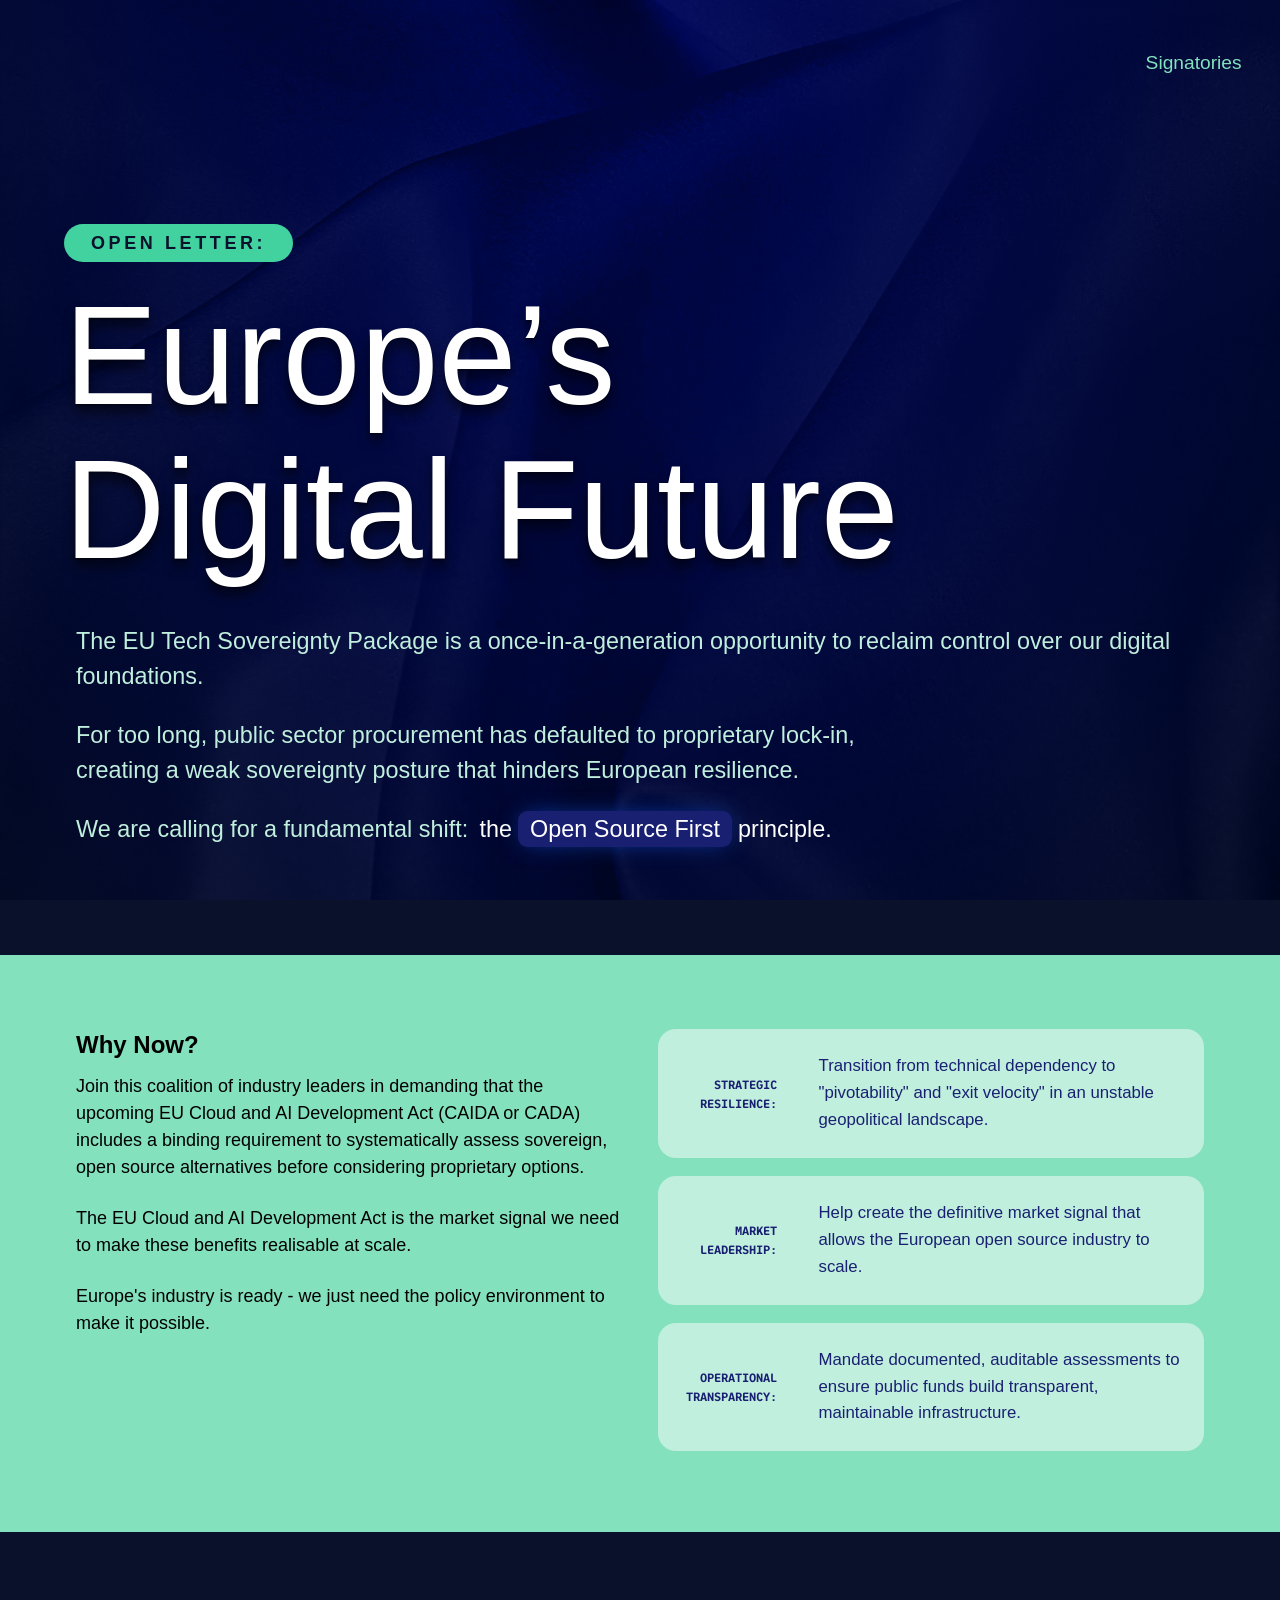
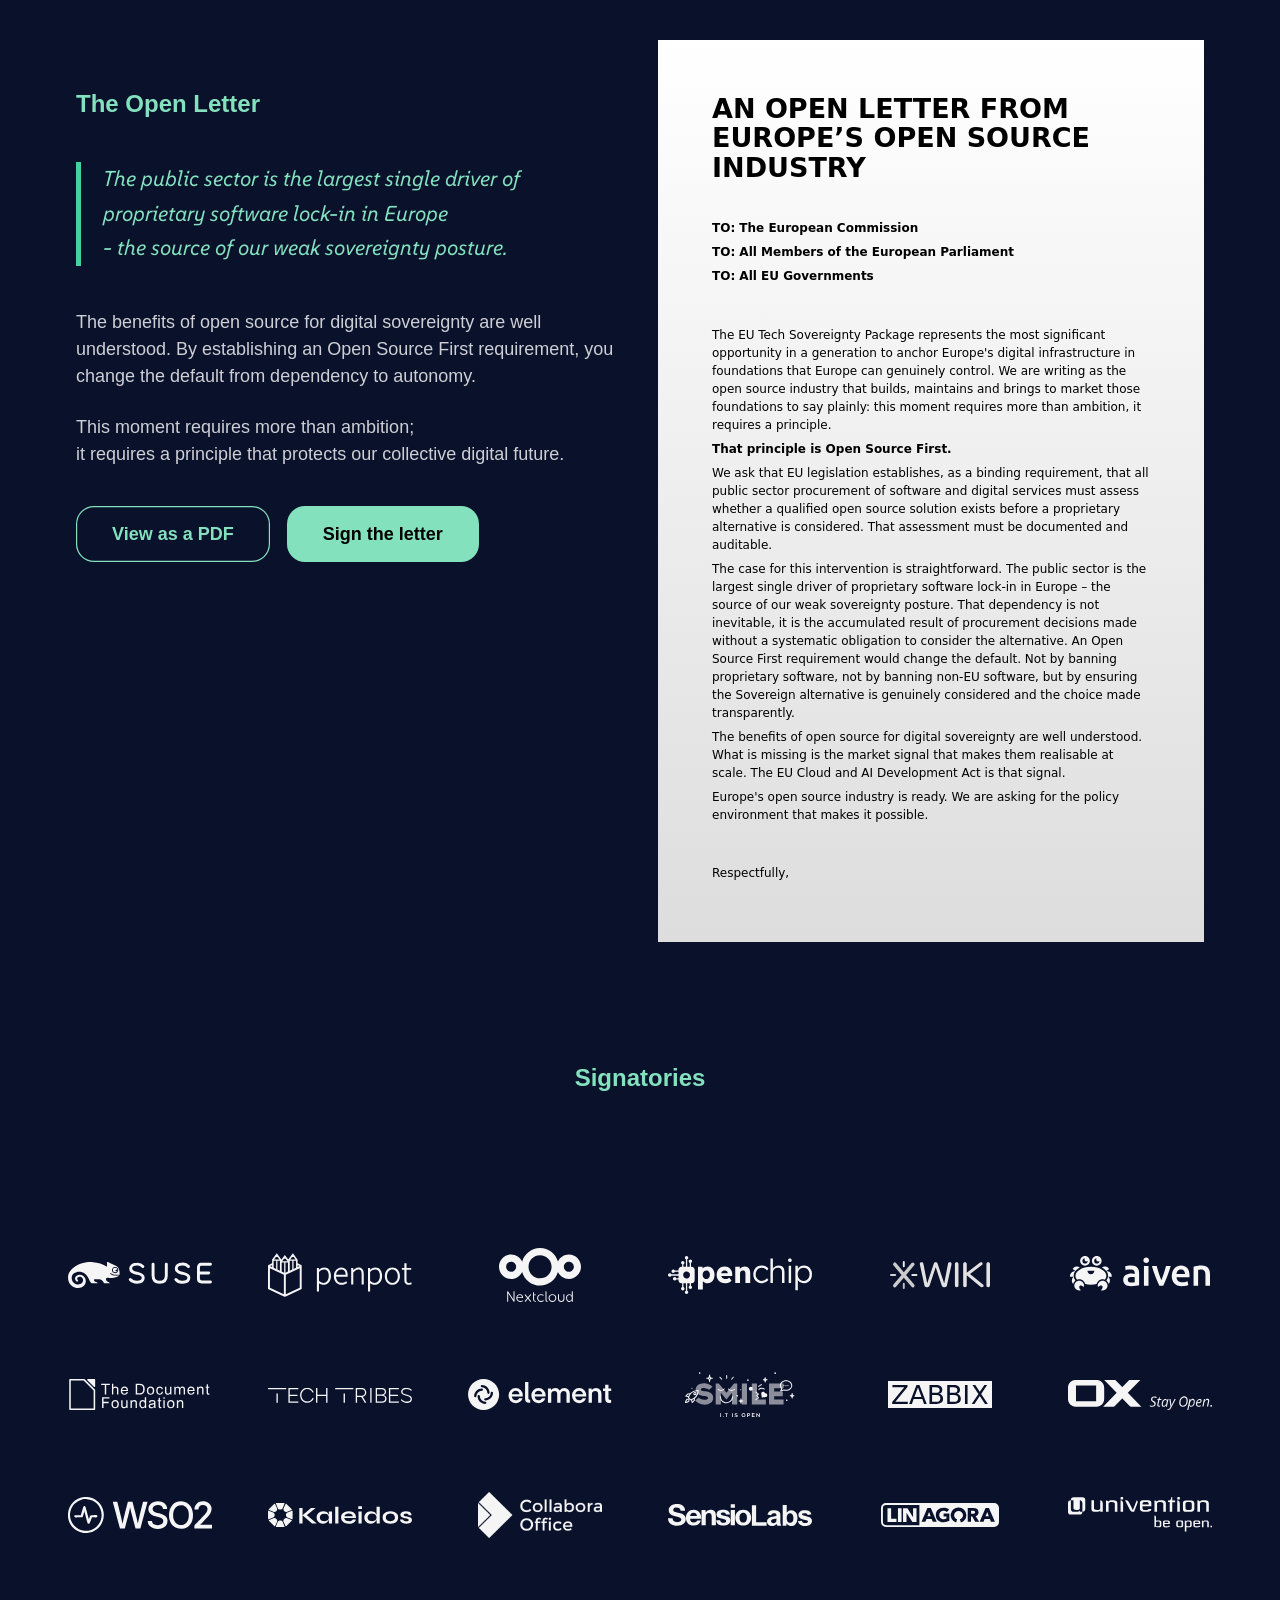
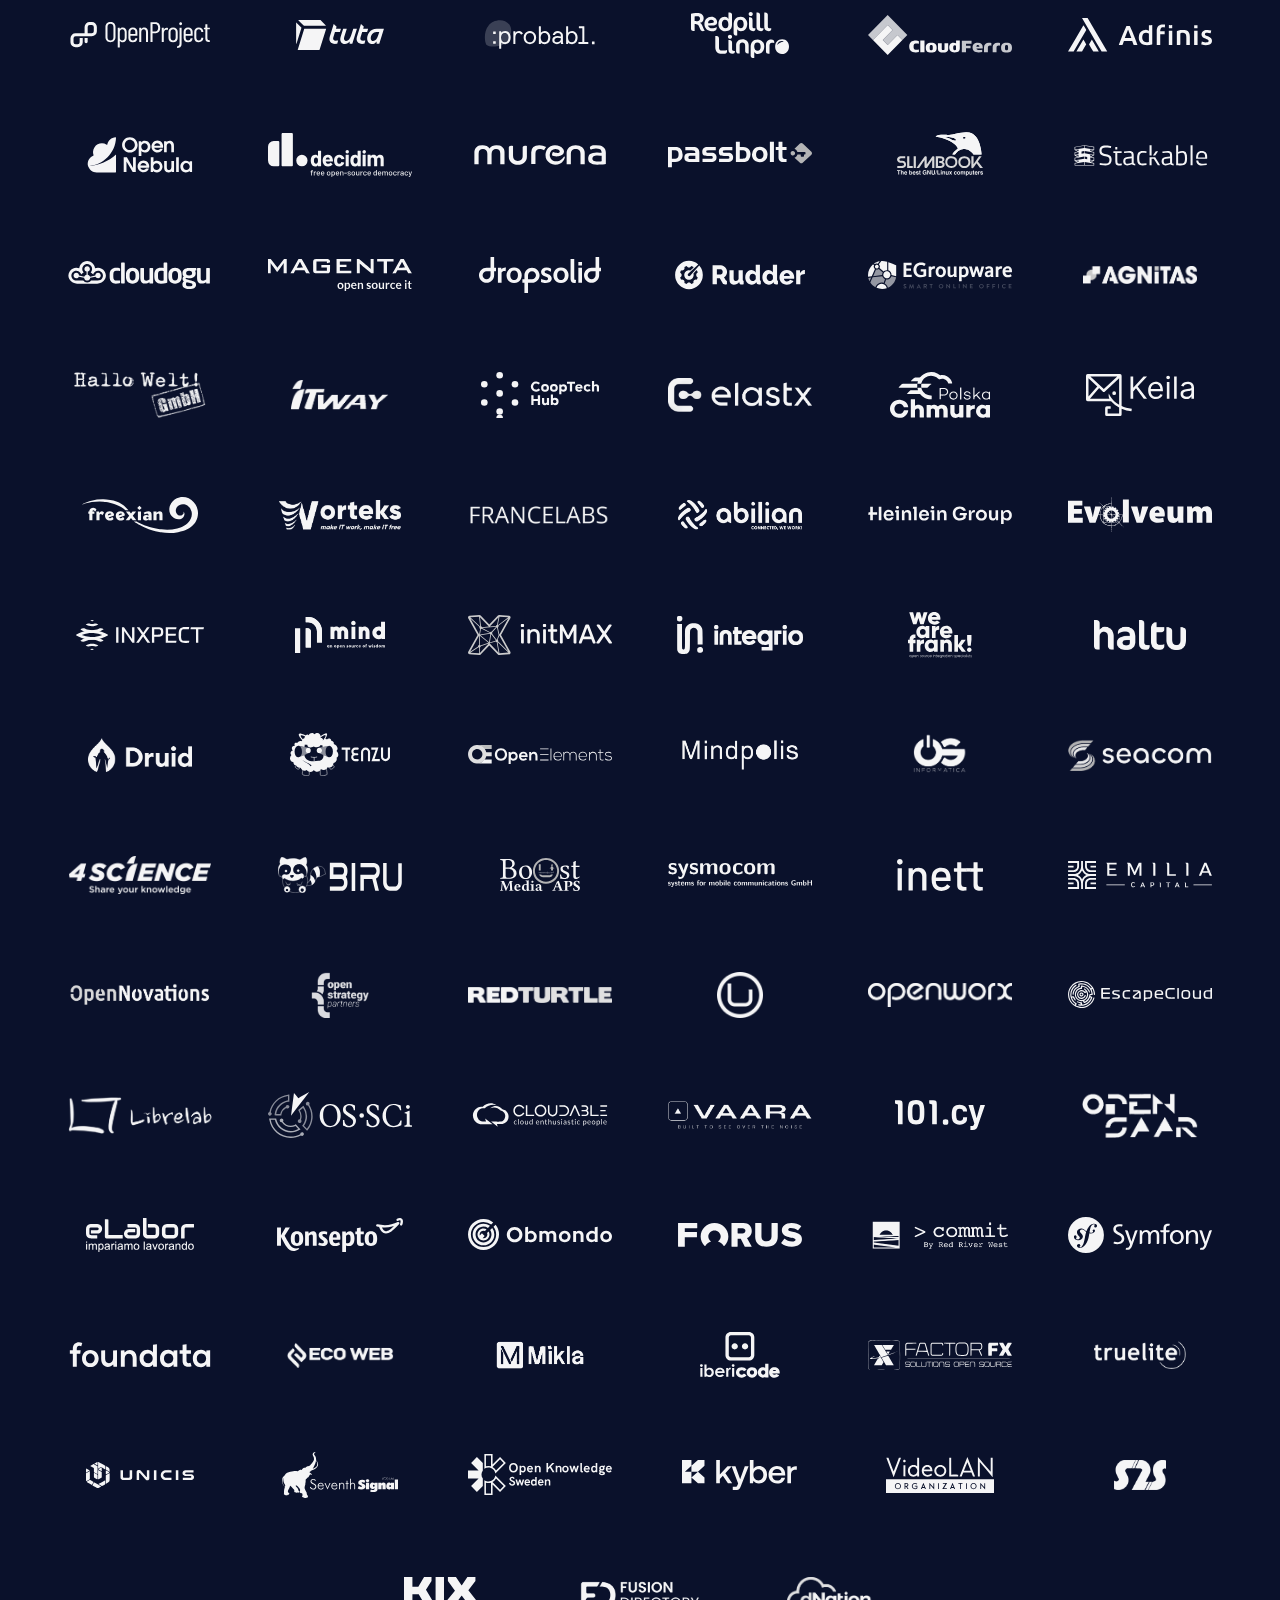
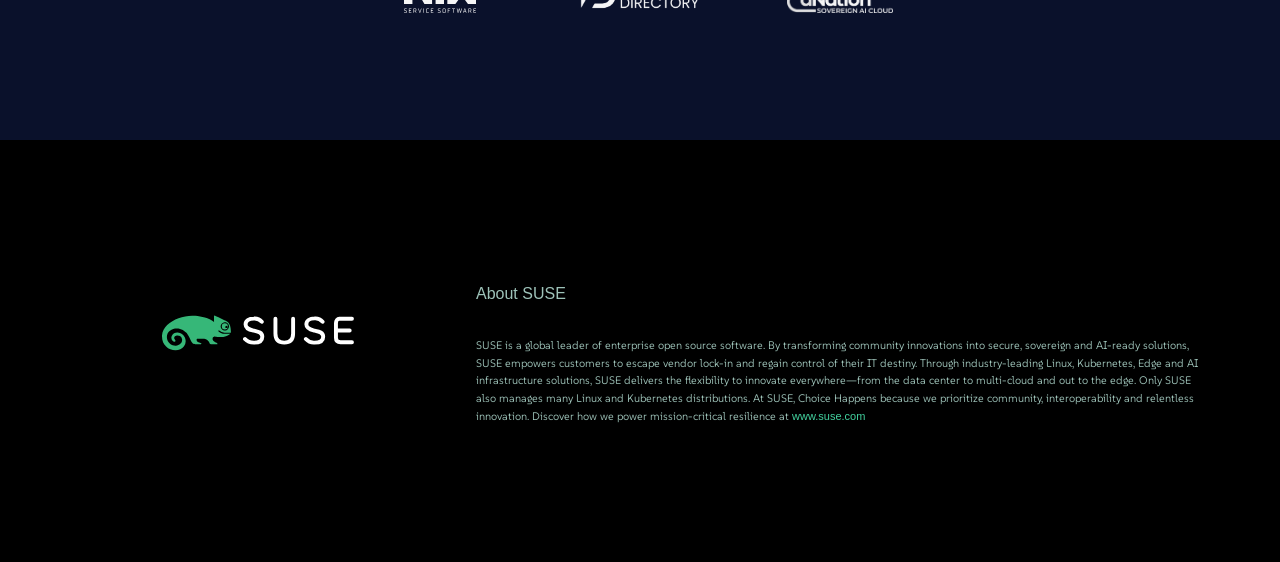
<file: eu-tech-sovereignty-letter/index.html>
<!DOCTYPE html>
<html lang="en">
<head>
  <meta charset="utf-8">
  <meta name="viewport" content="width=device-width, initial-scale=1">
  <title>Open Letter - Europe’s Digital Future</title>

  <!-- Font preloads — must come before stylesheets so the browser fetches fonts immediately -->
  <link rel="preload" href="/eu-tech-sovereignty-letter/fonts/SUSE[wght].ttf" as="font" type="font/ttf" crossorigin>
  <link rel="preload" href="/eu-tech-sovereignty-letter/fonts/SUSE-Italic[wght].ttf" as="font" type="font/ttf" crossorigin>
  <link rel="preload" href="/eu-tech-sovereignty-letter/fonts/SUSEMono[wght].ttf" as="font" type="font/ttf" crossorigin>

  <!-- suse.com header CSS 'pre-tree-shaken' for content -->
  <link href="/eu-tech-sovereignty-letter/main.css" rel="stylesheet">  
  <link href="/eu-tech-sovereignty-letter/index.css?date=2026-06-04" rel="stylesheet">

  <meta name="theme-color" content="#000" />
  <meta name="theme-color" content="#000" media="(prefers-color-scheme: light)">
  <meta name="theme-color" content="#000" media="(prefers-color-scheme: dark)">

  <meta property="og:title" content="Open Letter - Europe’s Digital Future" />
  <meta property="og:image" content="https://www.suse.com/eu-tech-sovereignty-letter/img/og-image.jpg" />
  <meta property="og:image:alt" content="Open Letter - Europe’s Digital Future" />
  <meta property="og:image:type" content="image/jpeg" />
  <meta property="og:image:width" content="1080" />
  <meta property="og:image:height" content="810" />
  <meta property="og:url" content="https://www.suse.com/eu-tech-sovereignty-letter" />
  <meta property="og:type" content="article" />
  <meta property="og:description" content="Open Letter - Europe’s Digital Future" />
  <meta property="og:logo" content="SUSE" />
  <meta name="description" content="Open letter from open source software industry to the European Commission, members of European Government, and EU Parliament." />
  <link rel="canonical" href="https://www.suse.com/eu-tech-sovereignty-letter/" />
  <script type="application/ld+json">
  {
    "@context": "https://schema.org",
    "@type": "Report",
    "name": "Open Letter - Anchoring Europe’s Digital Future",
    "description": "Open Letter - Anchoring Europe’s Digital Future",
    "publisher": {
      "@type": "Organization",
      "name": "Open Letter to European Policy Makers",
      "url": "https://www.suse.com/"
    },
    "datePublished": "2026-05-14",
    "about": [
      { "@type": "Thing", "name": "Digital Sovereignty" },
      { "@type": "Thing", "name": "EU Policy" },
      { "@type": "Thing", "name": "Open Source Legislation" },
      { "@type": "Thing", "name": "European Commission" }
    ],
    "audience": {
      "@type": "Audience",
      "audienceType": "European"
    }
  }
  </script>
<link rel="apple-touch-icon" sizes="180x180" href="/eu-tech-sovereignty-letter/apple-touch-icon.png">
<link rel="icon" type="image/png" sizes="32x32" href="/eu-tech-sovereignty-letter/favicon-32x32.png">
<link rel="icon" type="image/png" sizes="16x16" href="/eu-tech-sovereignty-letter/favicon-16x16.png">
<link rel="manifest" href="/eu-tech-sovereignty-letter/site.webmanifest">

  <!-- OneTrust -->
  <script src="https://cdn.cookielaw.org/scripttemplates/otSDKStub.js" type="text/javascript" charset="UTF-8" data-domain-script="91a6ec73-a3cb-4b22-bd3f-e5a060e77d29"></script>
  <script type="text/javascript">
    function OptanonWrapper() {
      try {
        if (window?.handleOptanonGroups) {
          window.handleOptanonGroups();
        }
      } catch (e) {
        console.error('Error in OptanonWrapper:', e);
      }
    }
  </script>
  <!-- End OneTrust -->
</head>

<body><article class="content-layer"><div class="navy-cloth"><nav><a href="#signed">Signatories</a></nav>

<section class="hero container" id="start">
  <h1 style="font-weight: 100;  color:white"><small><a href="#open-letter">Open Letter:</a></small><br>Europe’s<br>Digital Future</h1>

  <div class="text-content">
    <p>The EU Tech Sovereignty Package is a once-in-a-generation opportunity to reclaim control over our digital
      foundations. </p>
    <p>For too long, public sector procurement has defaulted to proprietary lock-in,<br>creating a weak sovereignty
      posture that hinders European resilience. </p>
    <p>We are calling for a fundamental shift: <span class="emphasis">the <b>Open Source First</b> principle.</span></p>
  </div>

</section>
</div>

 

<div class="why-now">
  <section class="container content-layout">
    <div class="text-content">
      <h3>Why Now?</h3>
      <p>Join this coalition of industry leaders in demanding that the upcoming EU Cloud and AI Development Act (CAIDA
        or CADA) includes a binding requirement to systematically assess sovereign, open source alternatives before
        considering proprietary options.</p>
      <p>The <b>EU Cloud and AI Development Act</b> is the market signal we need to make these benefits realisable at
        scale. </p>
      <p>Europe's industry is ready - we just need the policy environment to make it possible.</p>
    </div>
    <div class="image-content">

      <dl>
        <dt>Strategic Resilience:</dt>
        <dd>Transition from technical dependency to "pivotability" and "exit velocity" in an unstable geopolitical
          landscape.</dd>
        <dt>Market Leadership: </dt>
        <dd>Help create the definitive market signal that allows the European open source industry to scale.</dd>
        <dt>Operational Transparency:</dt>
        <dd>Mandate documented, auditable assessments to ensure public funds build transparent, maintainable
          infrastructure.</dd>
      </dl>
    </div>


  </section>
</div>
<div class="navy-cloth" style="padding-top: 6rem" id="open-letter">
  <div class="open-letter">
    <section class="container content-layout">
      <div class="text-content">
        <h3 style="color:var(--color-jungle-6)">The Open Letter</h3>
        <blockquote>The public sector is the largest single driver of proprietary software lock-in in Europe <br>- the
          source of our weak sovereignty posture.</blockquote>

        <p>The benefits of open source for digital sovereignty are well understood. By establishing an Open Source First
          requirement, you change the default from dependency to autonomy. </p>
        <p>This moment requires more than ambition; <br>it requires a principle that protects our collective digital
          future.</p>


        <br>
        <p><a class="bigcta secondary" href="open-letter-signed.pdf" target="_blank">View as a PDF</a>
          <a class="bigcta"
            href="mailto:astor@suse.com?subject=Sign%20Open%20Letter%20TechSov&body=Hi %20Astor,%20We%20would%20like%20to%20sign%20the%20open%20letter.">Sign
            the letter</a>
        </p><br>
        <div id="countdown" class="simply-countdown-dark"></div>
      </div>

<div class="letter">

<h1>AN OPEN LETTER FROM EUROPE’S
OPEN SOURCE INDUSTRY</h1>
<p class="addressing">TO: The European Commission</p>
<p class="addressing">TO: All Members of the European Parliament</p>
<p class="addressing">TO: All EU Governments</p>
<br>
<p>The EU Tech Sovereignty Package represents the most significant opportunity in a generation
to anchor Europe's digital infrastructure in foundations that Europe can genuinely control. We
are writing as the open source industry that builds, maintains and brings to market those
foundations to say plainly: this moment requires more than ambition, it requires a principle.</p>
<p><b>That principle is Open Source First.</b></p>
<p>We ask that EU legislation establishes, as a binding requirement, that all public sector
procurement of software and digital services must assess whether a qualified open source
solution exists before a proprietary alternative is considered. That assessment must be
documented and auditable.</p>
<p>The case for this intervention is straightforward. The public sector is the largest single driver of
proprietary software lock-in in Europe – the source of our weak sovereignty posture. That
dependency is not inevitable, it is the accumulated result of procurement decisions made
without a systematic obligation to consider the alternative. An Open Source First requirement
would change the default. Not by banning proprietary software, not by banning non-EU
software, but by ensuring the Sovereign alternative is genuinely considered and the choice
made transparently.</p>
<p>The benefits of open source for digital sovereignty are well understood. What is missing is the
market signal that makes them realisable at scale. The EU Cloud and AI Development Act is
that signal.</p>
<p>Europe's open source industry is ready. We are asking for the policy environment that makes it
possible.</p><br>
<p>Respectfully,</p>
</div>
</section>
</div>





<section class=" container center" >
<h3 style="color:var(--color-jungle-6)" id="signed">Signatories</h3>
 
</section>
<section class="signatories ">
  <div class="signatory"> <a href="https://www.suse.com/"   target="_blank">        <img src="img/signatories/signed-suse.svg" alt="SUSE" />                            <b>SUSE</b>       </a></div>
  <div class="signatory"> <a href="https://www.penpot.app"  target="_blank">        <img src="img/signatories/signed-penpot.svg" alt="Penpot" />                        <b>Penpot</b>     </a></div>
  <div class="signatory"> <a href="https://www.nextcloud.com/" target="_blank">     <img style="max-height:4.5em" src="img/signatories/signed-nextcloud.svg" alt="Nextcloud" /><b>Nextcloud</b></a></div>
  <div class="signatory"> <a href="https://www.openchip.com/" target="_blank">      <img src="img/signatories/signed-openchip.svg" alt="Openchip" />                    <b>Openchip</b>   </a></div>
  <div class="signatory"> <a href="https://www.xwiki.org/"  target="_blank">        <img style="max-height:2.3em"  src="img/signatories/signed-xwiki.svg" alt="XWiki" /><b>XWiki</b>      </a></div>
  
  <div class="signatory"> <a href="https://aiven.io/" target="_blank"> <img  src="img/signatories/signed-aiven.svg" alt="Aiven" /> <b>Aiven</b></a> </div>
  <div class="signatory"> <a href="https://documentfoundation.org" target="_blank"> <img  src="img/signatories/signed-documentfoundation.svg" alt="Document Foundation" /> <b>Document Foundation</b></a> </div>
  <div class="signatory"> <a href="https://techtribes.eu"   target="_blank">        <img  src="img/signatories/signed-techtribes.svg" alt="Tech Tribes" />              <b>Tech Tribes</b></a> </div>
  <div class="signatory"> <a href="https://element.io"      target="_blank">        <img src="img/signatories/signed-element.svg" alt="Element" />                      <b>Element</b>    </a></div>
  <div class="signatory"> <a href="https://smile.eu/"       target="_blank">        <img src="img/signatories/signed-smike-it.svg" alt="Smile IT" />                    <b>Smile IT</b>   </a></div>
  <div class="signatory"> <a href="https://zabbix.com"      target="_blank">        <img style="max-height:2.25em" src="img/signatories/signed-zabbix.svg" alt="Zabbix" /> <b>Zabbix</b>  </a> </div>
  <div class="signatory"> <a href="https://www.open-xchange.com/" target="_blank">  <img src="img/signatories/signed-open-exchange.svg" alt="Open Exchange" />          <b>Open Exchange</b></a></div>
  <div class="signatory"> <a href="https://wso2.com/" target="_blank">              <img src="img/signatories/signed-wso2.svg" alt="WSO2" />                            <b>WSO2</b></a></div>
  <div class="signatory"> <a href="https://www.kaleidos.net/" target="_blank">      <img src="img/signatories/signed-kaleidos.svg" alt="Kaleidos" />                    <b>Kaleidos</b>   </a></div>
  <div class="signatory"> <a href="https://www.collaboraonline.com/collabora-office/" target="_blank"> <img src="img/signatories/signed-collabora.png" alt="Collabora Office" />           <b>Collabora Office</b></a></div>
  <div class="signatory"> <a href="https://www.sensiolabs.com/" target="_blank">    <img  src="img/signatories/signed-sensio.svg" alt="SensioLabs" />                   <b>SensioLabs</b> </a> </div>
  <div class="signatory"> <a href="https://linagora.com"    target="_blank">        <img style="max-height:2em" src="img/signatories/signed-linagora.svg" alt="Linagora" /><b>Linagora</b></a></div>
  <div class="signatory"> <a href="https://www.univention.com/" target="_blank">    <img src="img/signatories/signed-univention.svg" alt="Univention" />                <b>Univention</b> </a></div>
  <div class="signatory"> <a href="https://www.openproject.org" target="_blank">    <img src="img/signatories/signed-openproject.svg" alt="Open Project" />             <b>Open Project</b></a></div>
  <div class="signatory"> <a href="https://tuta.com/"       target="_blank">        <img style="max-height:2.7em" src="img/signatories/signed-tuta.svg" alt="Tuta" />   <b>Tuta</b>       </a></div>
  <div class="signatory"> <a href="https://probabl.ai"      target="_blank">        <img src="img/signatories/signed-probabl.svg" alt="Probabl" />                      <b>Probabl</b>    </a></div>
  <div class="signatory"> <a href="https://www.redpill-linpro.com/" target="_blank"> <img src="img/signatories/signed-redpill-linpro.svg" alt="Redpill Linpro" />        <b>Redpill Linpro</b></a></div>
  <div class="signatory"> <a href="https://cloudferro.com"  target="_blank">        <img src="img/signatories/signed-cloudferro.svg" alt="Cloud Ferro" />               <b>Cloud Ferro</b></a></div>
  <div class="signatory"> <a href="https://www.adfinis.com/" target="_blank">       <img src="img/signatories/signed-adfinis.svg" alt="Adfinis" />                      <b>Adfinis</b>    </a></div>
  <div class="signatory"> <a href="https://opennebula.io/"  target="_blank">        <img style="max-height:3.2em" src="img/signatories/signed-opennebula.svg" alt="OpenNebula" /><b>OpenNebula</b></a></div>
  <div class="signatory"> <a href="https://decidim.org/"    target="_blank">        <img src="img/signatories/signed-decidim.svg" alt="Decidim" />                      <b>Decidim</b>    </a></div>
  <div class="signatory"> <a href="https://murena.com/"     target="_blank">        <img style="max-height:2.5em" src="img/signatories/signed-murena.svg" alt="Murena" /><b>Murena</b>    </a></div>
  <div class="signatory"> <a href="https://www.passbolt.com/" target="_blank">      <img style="max-height:2.25em" src="img/signatories/signed-passbolt.svg" alt="Passbolt" /><b>Passbolt</b></a></div>
  <div class="signatory"> <a href="https://slimbook.com/"   target="_blank">        <img src="img/signatories/signed-slimbook.svg" alt="Slimbook" />                    <b>Slimbook</b>   </a></div>
  <div class="signatory"> <a href="https://stackable.tech/" target="_blank">        <img src="img/signatories/signed-stackable.svg" alt="Stackable" />                  <b>Stackable</b>  </a></div>
  <div class="signatory"> <a href="https://cloudogu.com"    target="_blank">        <img src="img/signatories/signed-cloudogu.svg" alt="Cloudogu" />                    <b>Cloudogu</b>   </a></div>
  <div class="signatory"> <a href="https://www.magenta.dk/" target="_blank">        <img src="img/signatories/signed-magenta.svg" alt="Magenta IT" />                   <b>Magenta IT</b> </a></div>
  <div class="signatory"> <a href="https://dropsolid.com"   target="_blank">        <img style="max-height:3em" src="img/signatories/signed-dropsolid.svg" alt="Drop Solid" /><b>Drop Solid</b></a></div>
  <div class="signatory"> <a href="https://rudder.io"       target="_blank">        <img style="max-height:3.2em" src="img/signatories/signed-rudder.svg" alt="Rudder" /><b>Rudder</b>    </a></div>
  <div class="signatory"> <a href="https://www.egroupware.org/" target="_blank">    <img style="max-height:2.5em" src="img/signatories/signed-egroupware.svg" alt="EGroupware" /><b>EGroupware</b></a></div>
  <div class="signatory"> <a href="https://www.agnitas.de/" target="_blank">        <img style="max-height:1.5em" src="img/signatories/signed-agnitas.png" alt="Agnitas" /><b>Agnitas</b> </a></div>
  <div class="signatory"> <a href="https://hallowelt.com/"  target="_blank">        <img src="img/signatories/signed-hallowelt.png" alt="HalloWelt" />                  <b>HalloWelt</b>  </a></div>
  <div class="signatory"> <a href="https://itway.com"       target="_blank">        <img style="max-height:2.5em" src="img/signatories/signed-itway.png" alt="IT Way" /><b>IT Way</b>     </a></div>
  <div class="signatory"> <a href="https://www.hub.coop/"   target="_blank">        <img src="img/signatories/signed-cooptech.svg" alt="CoopTech Hub" />                <b>CoopTech Hub</b></a></div>
  <div class="signatory"> <a href="https://elastx.se/"      target="_blank">        <img src="img/signatories/signed-elastx.png" alt="Elastx" />                        <b>Elastx</b>     </a></div>
  <div class="signatory"> <a href="https://polska-chmura.pl/" target="_blank">      <img src="img/signatories/signed-polska-chmura.svg" alt="Polska Chmura" />          <b>Polska Chmura</b></a></div>
  <div class="signatory"> <a href="https://www.keila.io/"   target="_blank">        <img style="max-height:3.5em" src="img/signatories/signed-keila.svg" alt="Keila" /> <b>Keila</b>      </a></div>
  <div class="signatory"> <a href="https://www.freexian.com/" target="_blank">      <img style="max-height:3em" src="img/signatories/signed-freexian.svg" alt="Freexian" /><b>Freexian</b></a></div>
  <div class="signatory"> <a href="https://www.worteks.com/" target="_blank">       <img style="max-height:2.5em" src="img/signatories/signed-worteks.png" alt="Worteks" /><b>Worteks</b> </a></div>
  <div class="signatory"> <a href="https://www.francelabs.com/" target="_blank">    <img src="img/signatories/signed-francelabs.png" alt="Francelabs" />                <b>Francelabs</b> </a></div>
  <div class="signatory"> <a href="https://www.abilian.com/" target="_blank">       <img style="max-height:2.5em" src="img/signatories/signed-abilian.png" alt="Abilian" /><b>Abilian</b> </a></div>
  <div class="signatory"> <a href="https://www.heinlein.group" target="_blank">     <img style="max-height:2.5em" src="img/signatories/signed-heinlein.svg" alt="Heinlein Group" /><b>Heinlein Group</b></a></div>
  <div class="signatory"> <a href="https://evolveum.com/"   target="_blank">        <img style="max-height:3em" src="img/signatories/signed-evolveum.svg" alt="Evolveum" /><b>Evolveum</b></a></div>
  <div class="signatory"> <a href="https://www.inxpect.com/" target="_blank">       <img style="max-height:2.5em" src="img/signatories/signed-inxpect.svg" alt="Inxpect" /><b>Inxpect</b> </a></div>
  <div class="signatory"> <a href="https://www.mind.be/"    target="_blank">        <img style="max-height:3em" src="img/signatories/signed-mind.svg" alt="Mind OSS" /> <b>Mind OSS</b>   </a></div>
  <div class="signatory"> <a href="https://www.initmax.com/" target="_blank">       <img src="img/signatories/signed-initmax.svg" alt="initMAX" />                      <b>initMAX</b>    </a></div>
  <div class="signatory"> <a href="https://integrio.se"     target="_blank">        <img style="max-height:3.2em" src="img/signatories/signed-integrio.svg" alt="Integrio" /><b>Integrio</b></a></div>
  <div class="signatory"> <a href="https://wearefrank.nl/"  target="_blank">        <img src="img/signatories/signed-wearefrank.svg" alt="we are frank!" />             <b>we are frank!</b></a></div>
  <div class="signatory"> <a href="https://www.haltu.com/"  target="_blank">        <img style="max-height:2.5em" src="img/signatories/signed-haltu.webp" alt="Haltu" /><b>Haltu</b>      </a></div>
  <div class="signatory"> <a href="https://druid.fi/"       target="_blank">        <img style="max-height:2.9em" src="img/signatories/signed-druid.png" alt="Druid" /> <b>Druid</b>      </a></div>
  <div class="signatory"> <a href="https://www.tenzu.net"   target="_blank">        <img src="img/signatories/signed-tenzu.svg" alt="Tenzu" />                          <b>Tenzu</b>      </a></div>
  <div class="signatory"> <a href="https://open-elements.com/" target="_blank">     <img src="img/signatories/signed-open-elements.svg" alt="Open Elements" />          <b>Open Elements</b></a></div>
  <div class="signatory"> <a href="https://www.mindpolisgroup.com/" target="_blank"> <img style="max-height:2.5em" src="img/signatories/signed-mindpolis.png" alt="Mindpolis" /><b>Mindpolis</b></a></div>
  <div class="signatory"> <a href="https://osinformatica.it/" target="_blank">      <img src="img/signatories/signed-osinformatica.png" alt="OS Informatica" />         <b>OS Informatica</b></a></div>
  <div class="signatory"> <a href="https://seacom.it/"      target="_blank">        <img src="img/signatories/signed-seacom.png" alt="Seacom" />                        <b>Seacom</b>     </a></div>
  <div class="signatory"> <a href="https://4science.com"    target="_blank">        <img style="max-height:3.2em" src="img/signatories/signed-4science.png" alt="4 Science" /><b>4 Science</b></a></div>
  <div class="signatory"> <a href="https://biru.sh/"        target="_blank">        <img style="max-height:3em" src="img/signatories/signed-biru.svg" alt="Biru" />     <b>Biru</b>       </a></div>
  <div class="signatory"> <a href="https://boostmedia.it/"  target="_blank">        <img style="max-height:2.75em" src="img/signatories/signed-boost-media.svg" alt="Boost Media" /><b>Boost Media</b></a></div>
  <div class="signatory"> <a href="https://www.sysmocom.de/" target="_blank">       <img src="img/signatories/signed-sysmocom.svg" alt="Sysmocom" />                    <b>Sysmocom</b>   </a></div>
  <div class="signatory"> <a href="https://www.inett.de/"   target="_blank">        <img style="max-height:2.65em" src="img/signatories/signed-inett.svg" alt="Inett" /><b>Inett</b>      </a></div>
  <div class="signatory"> <a href="https://emilia.capital/" target="_blank">        <img src="img/signatories/signed-emilia.svg" alt="Emilia Capital" />                <b>Emilia Capital</b></a></div>
  <div class="signatory"> <a href="https://opennovations.eu/" target="_blank">      <img src="img/signatories/signed-opennovations.png" alt="OpenNovations" />          <b>OpenNovations</b></a></div>
  <div class="signatory"> <a href="https://openstrategypartners.com/" target="_blank"><img src="img/signatories/signed-openstrategypartners.png" alt="OpenStrategy Partners" /><b>OpenStrategy Partners</b></a></div>
  <div class="signatory"> <a href="https://redturtle.it/"   target="_blank">        <img src="img/signatories/signed-redturtle.png" alt="RedTurtle" />                  <b>RedTurtle</b>  </a></div>
  <div class="signatory"> <a href="https://www.ufficiozero.org/" target="_blank">   <img src="img/signatories/signed-ufficiozero.png" alt="Ufficio Zero" />             <b>Ufficio Zero</b></a></div>
  <div class="signatory"> <a href="https://www.openworx.nl/" target="_blank">       <img src="img/signatories/signed-openworx.png" alt="Openworx" />                    <b>Openworx</b>   </a></div>
  <div class="signatory"> <a href="https://escapecloud.io/" target="_blank">        <img src="img/signatories/signed-escapecloud.svg" alt="EscapeCloud" />              <b>EscapeCloud</b></a></div>
  <div class="signatory"> <a href="https://librelab.eu/"    target="_blank">        <img src="img/signatories/signed-librelab.png" alt="LibreLab" />                    <b>LibreLab</b>   </a></div>
  <div class="signatory"> <a href="https://os-sci.com/"     target="_blank">        <img src="img/signatories/signed-os-sci.svg" alt="OS Sci" />                        <b>OS Sci</b>     </a></div>
  <div class="signatory"> <a href="https://cloudable.it/"   target="_blank">        <img src="img/signatories/signed-cloudable.svg" alt="Cloudable" />                  <b>Cloudable</b>  </a></div>
  <div class="signatory"> <a href="https://www.vaara.io/"   target="_blank">        <img src="img/signatories/signed-vaara.png" alt="Vaara" />                          <b>Vaara</b>      </a></div>
  <div class="signatory"> <a href="https://101.cy/"         target="_blank">        <img style="max-height:2.5em" src="img/signatories/signed-101cy.svg" alt="101.cy" /><b>101.cy</b>     </a></div>
  <div class="signatory"> <a href="https://opensaar.de/"    target="_blank">        <img src="img/signatories/signed-opensaar.png" alt="OpenSaar e. V." />              <b>OpenSaar e. V.</b></a></div>
  <div class="signatory"> <a href="https://elabor.biz/"     target="_blank">        <img style="max-height:2.9em" src="img/signatories/signed-elabor-min.svg" alt="eLabor" /><b>eLabor</b></a></div>
  <div class="signatory"> <a href="https://konsepto.fi/"    target="_blank">        <img style="max-height:2.9em" src="img/signatories/signed-konsepto.svg" alt="Konsepto" /><b>Konsepto</b></a></div>
  <div class="signatory"> <a href="https://obmondo.com/"    target="_blank">        <img src="img/signatories/signed-obmondo.svg" alt="Obmondo" />                      <b>Obmondo</b>    </a></div>
  <div class="signatory"> <a href="https://forus.io/"       target="_blank">        <img style="max-height:2em" src="img/signatories/signed-forus.svg" alt="Forus" />   <b>Forus</b>      </a></div>
  <div class="signatory"> <a href="https://commit.fund/"    target="_blank">        <img style="max-height:2.5em" src="img/signatories/signed-commit.png" alt="Commit.Fund" /><b>Commit.Fund</b></a></div>
  <div class="signatory"> <a href="https://symfony.com/"    target="_blank">        <img src="img/signatories/signed-symfony.svg" alt="Symfony" />                      <b>Symfony</b>    </a></div>
  <div class="signatory"> <a href="https://foundata.com/"   target="_blank">        <img style="max-height:3.5em" src="img/signatories/signed-foundata.svg" alt="Foundata" /><b>Foundata</b></a></div>
  <div class="signatory"> <a href="https://www.ecowebsrl.it/" target="_blank">      <img style="max-height:2.2em" src="img/signatories/signed-ecoweb.png" alt="ECO Web" /><b>ECO Web</b>  </a></div>
  <div class="signatory"> <a href="https://mikla.io/"       target="_blank">        <img style="max-height:2.5em" src="img/signatories/signed-mikla.png" alt="Mikla Solutions ApS" /><b>Mikla Solutions</b></a></div>
  <div class="signatory"> <a href="https://www.ibericode.com/" target="_blank">     <img src="img/signatories/signed-ibericode.svg" alt="Ibericode" />                  <b>Ibericode</b>  </a></div>
  <div class="signatory"> <a href="https://www.factorfx.com/" target="_blank">      <img src="img/signatories/signed-factorfx.svg" alt="FactorFX" />                    <b>FactorFX</b>   </a></div>
  <div class="signatory"> <a href="https://www.truelite.it/" target="_blank">       <img style="max-height:2.3em" src="img/signatories/signed-truelite.png" alt="TrueLite" /><b>TrueLite</b></a></div>
  <div class="signatory"> <a href="https://www.unicis.tech/" target="_blank">       <img src="img/signatories/signed-unicis.svg" alt="Unicis" />                        <b>Unicis</b>     </a></div>
  <div class="signatory"> <a href="https://www.seventhsignal.eu/" target="_blank">  <img src="img/signatories/signed-seventh-signal.svg" alt="Seventh Signal" />        <b>Seventh Signal</b></a></div>
  <div class="signatory"> <a href="https://okfn.se/"        target="_blank">        <img src="img/signatories/signed-okse.svg" alt="Open Knowledge Sweden" />           <b>Open Knowledge Sweden</b></a></div>
  <div class="signatory"> <a href="https://kyber.tech/"     target="_blank">        <img style="max-height:2.5em" src="img/signatories/signed-kyber.svg" alt="Kyber" /> <b>Kyber</b>      </a></div>
  <div class="signatory"> <a href="https://www.videolan.org/" target="_blank">      <img style="max-height:3em" src="img/signatories/signed-videolan.svg" alt="VideoLAN" /><b>VideoLAN</b></a></div>
  <div class="signatory"> <a href="https://www.s2sprodotti.it/" target="_blank">    <img style="max-height:2.5em" src="img/signatories/signed-s2s.png" alt="S2S Prodotti" /><b>S2S Prodotti</b></a></div>
  <div class="signatory"> <a href="https://www.kixdesk.com/" target="_blank">       <img style="max-height:3em" src="img/signatories/signed-kixdesk.svg" alt="KIX Desk" /><b>KIX</b></a></div>
  <div class="signatory"> <a href="https://www.fusiondirectory.org/" target="_blank"><img style="max-height:3em" src="img/signatories/signed-fusion-directory.png" alt="FusionDirectory" /><b>FusionDirectory</b></a></div>
  <div class="signatory"> <a href="https://dnation.cloud/" target="_blank">         <img style="max-height:3em" src="img/signatories/signed-dnation.png" alt="Dnation" /><b>dNation</b></a></div>



  <!-- logo inbound:       
<div class="signatory"> <a href="https://oslandia.com"    target="_blank">        <img style="max-height:3em" src="img/signatories/signed-oslandia.svg" alt="Oslandia" /><b>Oslandia</b></a></div>-->

  </section></div>
</article>


<footer>


<section class="container" style="margin-top:0;  min-height:0">  
<div class="content-layout reverse right">
<div class="image-content midd">
 <svg xmlns="http://www.w3.org/2000/svg" viewBox="0 0 160.8 29.1" style="min-height: 3em;display:block; max-width: 16rem; margin-bottom:2em;"><path fill="none" stroke="#fff" stroke-linecap="round" stroke-width="3.27" d="M145.8 12.4h11.4m1.9 9.9h-9.6c-1.9 0-3.8-.5-3.8-3.5V6.2c0-2.2 1.3-3.6 2.8-3.6h10.6M83.6 5.1A8 8 0 0 0 77 2.4c-4.3 0-7 2-7 4.8-.1 4.2 4.5 4.9 7 5.4 3.1.7 7 1.2 7 5 0 3.6-3 5-7 5-4.6 0-6.6-2-7.5-3m65-14.5a8 8 0 0 0-6.8-2.8c-4 0-6.8 2-6.8 5 0 4 4.6 4.8 6.9 5.3 3.3.7 7.2 1.2 7.2 5 0 3.6-3.1 5-7.3 5a9 9 0 0 1-7.2-3m-10.7-17V15c0 6-3.2 7.6-7.4 7.6-3.7 0-7.4-1.6-7.4-7.6V2.6" pathLength="1"/><path fill="#36b778" d="M54.62 8.83a.92.92 0 0 0-1.327 0 .94.94 0 0 0 .147 1.448.94.94 0 0 0 1.033 0 .943.943 0 0 0 .147-1.448m-2.011 2.755a2.565 2.565 0 1 1 0-5.13 2.565 2.565 0 0 1 0 5.13m-.779.815a3.471 3.471 0 1 1 1.58-6.76 3.471 3.471 0 0 1-1.58 6.76M39.78 22.92c.09.28.21.65.49.8l.05.02c.5.2 1.82.16 1.82.16h2.42c.21 0 2.03 0 1.98-.2-.22-.98-1.34-1.15-2.2-1.66-.79-.47-1.53-1-1.87-1.92-.18-.47-.08-1.57.23-1.96.22-.3.55-.48.9-.56.39-.08.8-.01 1.18.03.49.05.96.14 1.44.2.93.12 1.86.16 2.8.14a15.3 15.3 0 0 0 4.54-.79c1.02-.34 2.02-.8 2.89-1.45.98-.73.72-.66-.27-.56-1.2.12-2.4.14-3.6.07a7.9 7.9 0 0 1-3.24-.71 8 8 0 0 1-2.12-1.47.44.44 0 0 1 .02-.55c.17-.18.53-.08.64.02a7.8 7.8 0 0 0 4.45 1.76c1.55.08 2.84.01 4.35 0 .24 0 .89.06 1.01-.19a.5.5 0 0 0 .03-.24c-.13-3.68-.4-7.84-4.26-9.6-2.88-1.32-7.2-3.35-9.01-4.2a.65.65 0 0 0-.92.59c0 1.23.06 3 .06 4.6C39.08 2.04 33 .7 27.94.18 19.37-.6 10.14 2.5 4.35 7.82 2 10.04.15 13.2.02 16.41c-.18 4.54 1.09 6.97 3.43 9.48 3.72 4 11.74 4.57 14.99-.18a7.75 7.75 0 0 0 .72-7.4 7.12 7.12 0 0 0-6.09-4.15c-2-.07-4.14.95-4.9 2.8a4.04 4.04 0 0 0 .8 4.27c.42.43.99.79 1.6.65a.9.9 0 0 0 .72-.72c.08-.55-.4-.9-.68-1.31a2.02 2.02 0 0 1 .24-2.53c.55-.54 1.38-.7 2.15-.7.73 0 1.47.14 2.09.5a3.7 3.7 0 0 1 1.66 2.46c.6 2.98-1.82 5.4-5.1 5.59-1.69.1-3.4-.34-4.71-1.4-3.32-2.67-4.14-8.13-.34-11.05 3.6-2.77 8.16-2.05 10.84-.62a13.1 13.1 0 0 1 4.96 5.12c1.33 1.98 1.8 4.75 3.43 6.18.61.52 1.37.5 2.17.5h4.59c.62 0 .47-.42.2-.7-.6-.61-1.48-.75-2.3-.97-1.84-.51-1.65-2.96-1.14-2.96 1.65 0 1.7.05 3.15.03 2.09-.03 2.72-.15 4.36.45a5.43 5.43 0 0 1 2.26 1.96c.28.41.52.81.66 1.2z"/></svg>
</div>

<div class="text-content">
<h3>About SUSE</h3>
<p>SUSE is a global leader of enterprise open source software. By transforming community innovations into secure, sovereign and AI-ready solutions, SUSE empowers customers to escape vendor lock-in and regain control of their IT destiny. Through industry-leading Linux, Kubernetes, Edge and AI infrastructure solutions, SUSE delivers the flexibility to innovate everywhere—from the data center to multi-cloud and out to the edge. Only SUSE also manages many Linux and Kubernetes distributions. At SUSE, Choice Happens because we prioritize community, interoperability and relentless innovation. Discover how we power mission-critical resilience at <a href="https://suse.com" target="_blank">www.suse.com</a></p>
</div>
</div>
</section>
</footer>
 
</body>
</html>
</file>
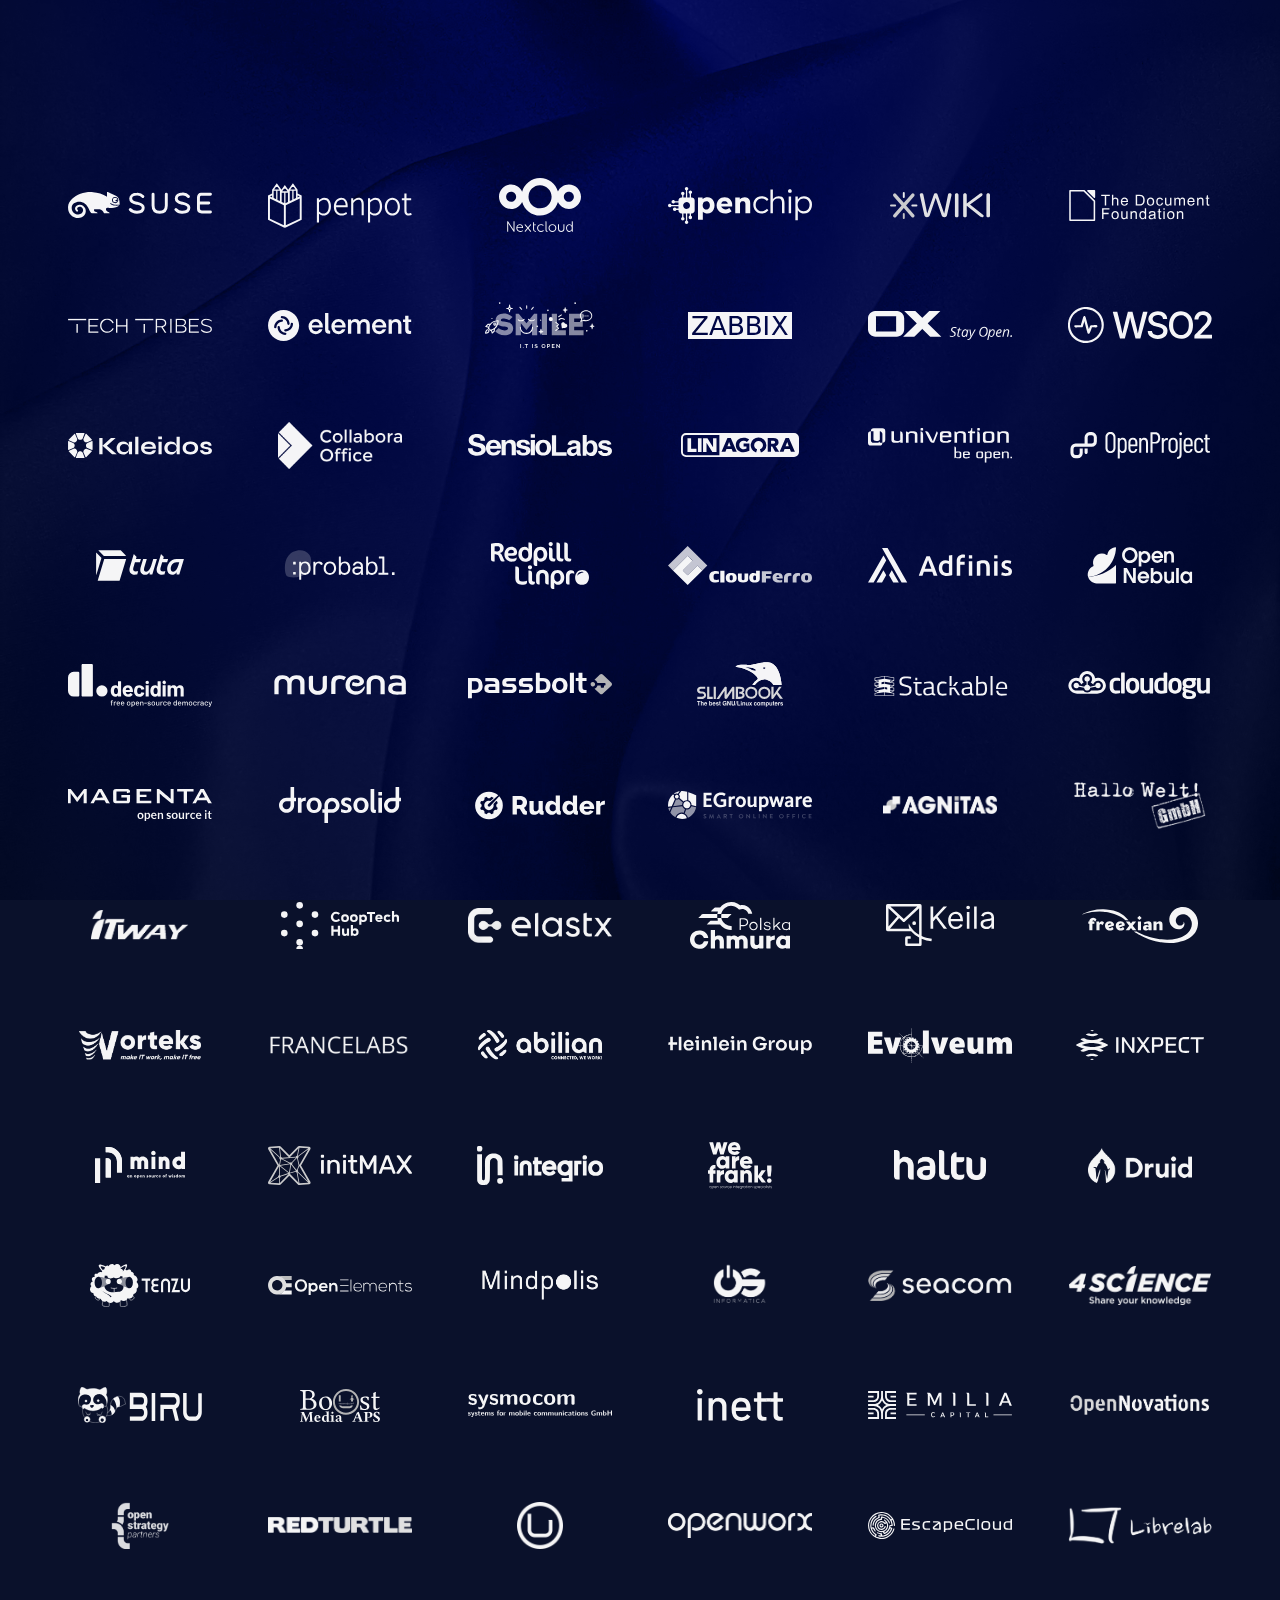
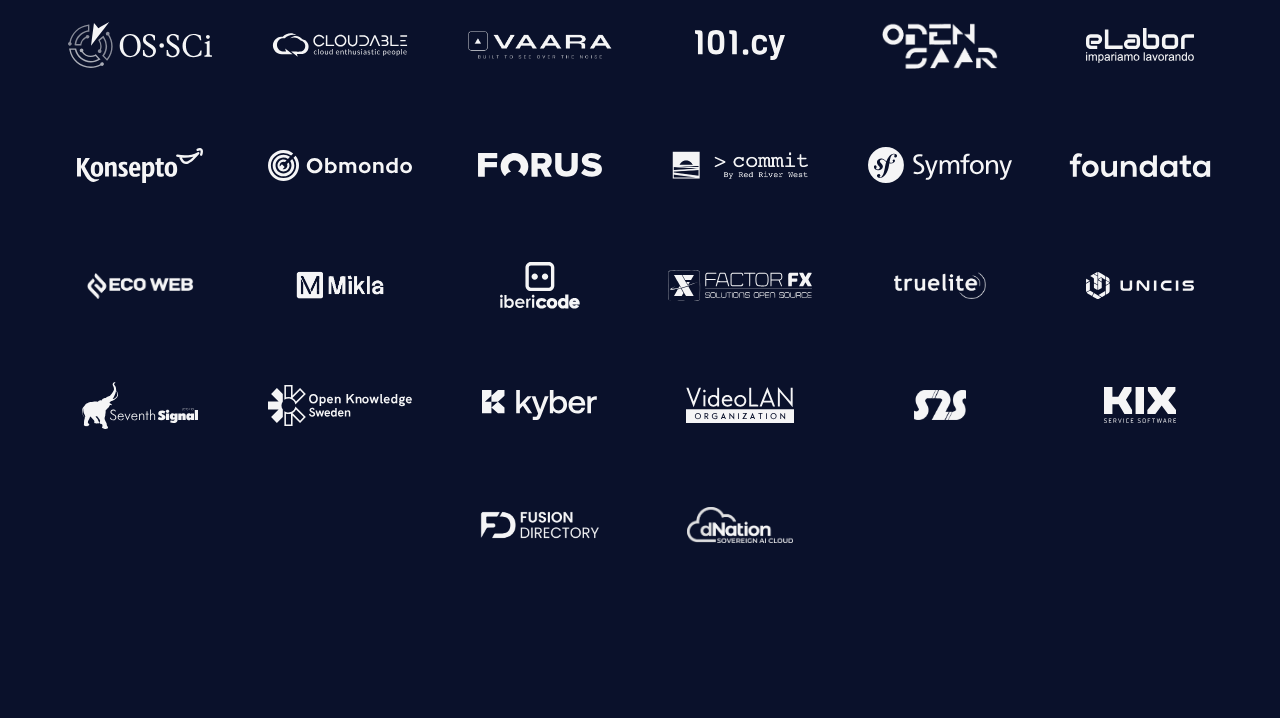
<file: eu-tech-sovereignty-letter/delete.html>
<!DOCTYPE html>
<html lang="en">
<head>
  <meta charset="utf-8">
  <meta name="viewport" content="width=device-width, initial-scale=1">
  <title>Open Letter - Europe’s Digital Future</title>

  <!-- Font preloads — must come before stylesheets so the browser fetches fonts immediately -->
  <link rel="preload" href="/eu-tech-sovereignty-letter/fonts/SUSE[wght].ttf" as="font" type="font/ttf" crossorigin>
  <link rel="preload" href="/eu-tech-sovereignty-letter/fonts/SUSE-Italic[wght].ttf" as="font" type="font/ttf" crossorigin>
  <link rel="preload" href="/eu-tech-sovereignty-letter/fonts/SUSEMono[wght].ttf" as="font" type="font/ttf" crossorigin>

  <!-- suse.com header CSS 'pre-tree-shaken' for content -->
  <link href="/eu-tech-sovereignty-letter/main.css" rel="stylesheet">  
  <link href="/eu-tech-sovereignty-letter/index.css?date=2026-06-04" rel="stylesheet">

  <meta name="theme-color" content="#000" />
  <meta name="theme-color" content="#000" media="(prefers-color-scheme: light)">
  <meta name="theme-color" content="#000" media="(prefers-color-scheme: dark)">

  <meta property="og:title" content="Open Letter - Europe’s Digital Future" />
  <meta property="og:image" content="https://www.suse.com/eu-tech-sovereignty-letter/img/og-image.jpg" />
  <meta property="og:image:alt" content="Open Letter - Europe’s Digital Future" />
  <meta property="og:image:type" content="image/jpeg" />
  <meta property="og:image:width" content="1080" />
  <meta property="og:image:height" content="810" />
  <meta property="og:url" content="https://www.suse.com/eu-tech-sovereignty-letter" />
  <meta property="og:type" content="article" />
  <meta property="og:description" content="Open Letter - Europe’s Digital Future" />
  <meta property="og:logo" content="SUSE" />
  <meta name="description" content="Open letter from open source software industry to the European Commission, members of European Government, and EU Parliament." />
  <link rel="canonical" href="https://www.suse.com/eu-tech-sovereignty-letter/" />
   
<link rel="apple-touch-icon" sizes="180x180" href="/eu-tech-sovereignty-letter/apple-touch-icon.png">
<link rel="icon" type="image/png" sizes="32x32" href="/eu-tech-sovereignty-letter/favicon-32x32.png">
<link rel="icon" type="image/png" sizes="16x16" href="/eu-tech-sovereignty-letter/favicon-16x16.png">
<link rel="manifest" href="/eu-tech-sovereignty-letter/site.webmanifest">
 
</head>

<body><article class="content-layer"><div class="navy-cloth">
<div class="navy-cloth" style="padding-top: 6rem" id="open-letter"> 
 
<section class="signatories ">
  <div class="signatory"> <a href="https://www.suse.com/"   target="_blank">        <img src="img/signatories/signed-suse.svg" alt="SUSE" />                            <b>SUSE</b>       </a></div>
  <div class="signatory"> <a href="https://www.penpot.app"  target="_blank">        <img src="img/signatories/signed-penpot.svg" alt="Penpot" />                        <b>Penpot</b>     </a></div>
  <div class="signatory"> <a href="https://www.nextcloud.com/" target="_blank">     <img style="max-height:4.5em" src="img/signatories/signed-nextcloud.svg" alt="Nextcloud" /><b>Nextcloud</b></a></div>
  <div class="signatory"> <a href="https://www.openchip.com/" target="_blank">      <img src="img/signatories/signed-openchip.svg" alt="Openchip" />                    <b>Openchip</b>   </a></div>
  <div class="signatory"> <a href="https://www.xwiki.org/"  target="_blank">        <img style="max-height:2.3em"  src="img/signatories/signed-xwiki.svg" alt="XWiki" /><b>XWiki</b>      </a></div>
  <div class="signatory"> <a href="https://documentfoundation.org" target="_blank"> <img  src="img/signatories/signed-documentfoundation.svg" alt="Document Foundation" /> <b>Document Foundation</b></a> </div>
  <div class="signatory"> <a href="https://techtribes.eu"   target="_blank">        <img  src="img/signatories/signed-techtribes.svg" alt="Tech Tribes" />              <b>Tech Tribes</b></a> </div>
  <div class="signatory"> <a href="https://element.io"      target="_blank">        <img src="img/signatories/signed-element.svg" alt="Element" />                      <b>Element</b>    </a></div>
  <div class="signatory"> <a href="https://smile.eu/"       target="_blank">        <img src="img/signatories/signed-smike-it.svg" alt="Smile IT" />                    <b>Smile IT</b>   </a></div>
  <div class="signatory"> <a href="https://zabbix.com"      target="_blank">        <img style="max-height:2.25em" src="img/signatories/signed-zabbix.svg" alt="Zabbix" /> <b>Zabbix</b>  </a> </div>
  <div class="signatory"> <a href="https://www.open-xchange.com/" target="_blank">  <img src="img/signatories/signed-open-exchange.svg" alt="Open Exchange" />          <b>Open Exchange</b></a></div>
  <div class="signatory"> <a href="https://wso2.com/" target="_blank">              <img src="img/signatories/signed-wso2.svg" alt="WSO2" />                            <b>WSO2</b></a></div>
  <div class="signatory"> <a href="https://www.kaleidos.net/" target="_blank">      <img src="img/signatories/signed-kaleidos.svg" alt="Kaleidos" />                    <b>Kaleidos</b>   </a></div>
  <div class="signatory"> <a href="https://www.collaboraonline.com/collabora-office/" target="_blank"> <img src="img/signatories/signed-collabora.png" alt="Collabora Office" />           <b>Collabora Office</b></a></div>
  <div class="signatory"> <a href="https://www.sensiolabs.com/" target="_blank">    <img  src="img/signatories/signed-sensio.svg" alt="SensioLabs" />                   <b>SensioLabs</b> </a> </div>
  <div class="signatory"> <a href="https://linagora.com"    target="_blank">        <img style="max-height:2em" src="img/signatories/signed-linagora.svg" alt="Linagora" /><b>Linagora</b></a></div>
  <div class="signatory"> <a href="https://www.univention.com/" target="_blank">    <img src="img/signatories/signed-univention.svg" alt="Univention" />                <b>Univention</b> </a></div>
  <div class="signatory"> <a href="https://www.openproject.org" target="_blank">    <img src="img/signatories/signed-openproject.svg" alt="Open Project" />             <b>Open Project</b></a></div>
  <div class="signatory"> <a href="https://tuta.com/"       target="_blank">        <img style="max-height:2.7em" src="img/signatories/signed-tuta.svg" alt="Tuta" />   <b>Tuta</b>       </a></div>
  <div class="signatory"> <a href="https://probabl.ai"      target="_blank">        <img src="img/signatories/signed-probabl.svg" alt="Probabl" />                      <b>Probabl</b>    </a></div>
  <div class="signatory"> <a href="https://www.redpill-linpro.com/" target="_blank"> <img src="img/signatories/signed-redpill-linpro.svg" alt="Redpill Linpro" />        <b>Redpill Linpro</b></a></div>
  <div class="signatory"> <a href="https://cloudferro.com"  target="_blank">        <img src="img/signatories/signed-cloudferro.svg" alt="Cloud Ferro" />               <b>Cloud Ferro</b></a></div>
  <div class="signatory"> <a href="https://www.adfinis.com/" target="_blank">       <img src="img/signatories/signed-adfinis.svg" alt="Adfinis" />                      <b>Adfinis</b>    </a></div>
  <div class="signatory"> <a href="https://opennebula.io/"  target="_blank">        <img style="max-height:3.2em" src="img/signatories/signed-opennebula.svg" alt="OpenNebula" /><b>OpenNebula</b></a></div>
  <div class="signatory"> <a href="https://decidim.org/"    target="_blank">        <img src="img/signatories/signed-decidim.svg" alt="Decidim" />                      <b>Decidim</b>    </a></div>
  <div class="signatory"> <a href="https://murena.com/"     target="_blank">        <img style="max-height:2.5em" src="img/signatories/signed-murena.svg" alt="Murena" /><b>Murena</b>    </a></div>
  <div class="signatory"> <a href="https://www.passbolt.com/" target="_blank">      <img style="max-height:2.25em" src="img/signatories/signed-passbolt.svg" alt="Passbolt" /><b>Passbolt</b></a></div>
  <div class="signatory"> <a href="https://slimbook.com/"   target="_blank">        <img src="img/signatories/signed-slimbook.svg" alt="Slimbook" />                    <b>Slimbook</b>   </a></div>
  <div class="signatory"> <a href="https://stackable.tech/" target="_blank">        <img src="img/signatories/signed-stackable.svg" alt="Stackable" />                  <b>Stackable</b>  </a></div>
  <div class="signatory"> <a href="https://cloudogu.com"    target="_blank">        <img src="img/signatories/signed-cloudogu.svg" alt="Cloudogu" />                    <b>Cloudogu</b>   </a></div>
  <div class="signatory"> <a href="https://www.magenta.dk/" target="_blank">        <img src="img/signatories/signed-magenta.svg" alt="Magenta IT" />                   <b>Magenta IT</b> </a></div>
  <div class="signatory"> <a href="https://dropsolid.com"   target="_blank">        <img style="max-height:3em" src="img/signatories/signed-dropsolid.svg" alt="Drop Solid" /><b>Drop Solid</b></a></div>
  <div class="signatory"> <a href="https://rudder.io"       target="_blank">        <img style="max-height:3.2em" src="img/signatories/signed-rudder.svg" alt="Rudder" /><b>Rudder</b>    </a></div>
  <div class="signatory"> <a href="https://www.egroupware.org/" target="_blank">    <img style="max-height:2.5em" src="img/signatories/signed-egroupware.svg" alt="EGroupware" /><b>EGroupware</b></a></div>
  <div class="signatory"> <a href="https://www.agnitas.de/" target="_blank">        <img style="max-height:1.5em" src="img/signatories/signed-agnitas.png" alt="Agnitas" /><b>Agnitas</b> </a></div>
  <div class="signatory"> <a href="https://hallowelt.com/"  target="_blank">        <img src="img/signatories/signed-hallowelt.png" alt="HALLOWELT" />                  <b>HALLOWELT</b>  </a></div>
  <div class="signatory"> <a href="https://itway.com"       target="_blank">        <img style="max-height:2.5em" src="img/signatories/signed-itway.png" alt="IT Way" /><b>IT Way</b>     </a></div>
  <div class="signatory"> <a href="https://www.hub.coop/"   target="_blank">        <img src="img/signatories/signed-cooptech.svg" alt="CoopTech Hub" />                <b>CoopTech Hub</b></a></div>
  <div class="signatory"> <a href="https://elastx.se/"      target="_blank">        <img src="img/signatories/signed-elastx.png" alt="Elastx" />                        <b>Elastx</b>     </a></div>
  <div class="signatory"> <a href="https://polska-chmura.pl/" target="_blank">      <img src="img/signatories/signed-polska-chmura.svg" alt="Polska Chmura" />          <b>Polska Chmura</b></a></div>
  <div class="signatory"> <a href="https://www.keila.io/"   target="_blank">        <img style="max-height:3.5em" src="img/signatories/signed-keila.svg" alt="Keila" /> <b>Keila</b>      </a></div>
  <div class="signatory"> <a href="https://www.freexian.com/" target="_blank">      <img style="max-height:3em" src="img/signatories/signed-freexian.svg" alt="Freexian" /><b>Freexian</b></a></div>
  <div class="signatory"> <a href="https://www.worteks.com/" target="_blank">       <img style="max-height:2.5em" src="img/signatories/signed-worteks.png" alt="Worteks" /><b>Worteks</b> </a></div>
  <div class="signatory"> <a href="https://www.francelabs.com/" target="_blank">    <img src="img/signatories/signed-francelabs.png" alt="Francelabs" />                <b>Francelabs</b> </a></div>
  <div class="signatory"> <a href="https://www.abilian.com/" target="_blank">       <img style="max-height:2.5em" src="img/signatories/signed-abilian.png" alt="Abilian" /><b>Abilian</b> </a></div>
  <div class="signatory"> <a href="https://www.heinlein.group" target="_blank">     <img style="max-height:2.5em" src="img/signatories/signed-heinlein.svg" alt="Heinlein Group" /><b>Heinlein Group</b></a></div>
  <div class="signatory"> <a href="https://evolveum.com/"   target="_blank">        <img style="max-height:3em" src="img/signatories/signed-evolveum.svg" alt="Evolveum" /><b>Evolveum</b></a></div>
  <div class="signatory"> <a href="https://www.inxpect.com/" target="_blank">       <img style="max-height:2.5em" src="img/signatories/signed-inxpect.svg" alt="Inxpect" /><b>Inxpect</b> </a></div>
  <div class="signatory"> <a href="https://www.mind.be/"    target="_blank">        <img style="max-height:3em" src="img/signatories/signed-mind.svg" alt="Mind OSS" /> <b>Mind OSS</b>   </a></div>
  <div class="signatory"> <a href="https://www.initmax.com/" target="_blank">       <img src="img/signatories/signed-initmax.svg" alt="initMAX" />                      <b>initMAX</b>    </a></div>
  <div class="signatory"> <a href="https://integrio.se"     target="_blank">        <img style="max-height:3.2em" src="img/signatories/signed-integrio.svg" alt="Integrio" /><b>Integrio</b></a></div>
  <div class="signatory"> <a href="https://wearefrank.nl/"  target="_blank">        <img src="img/signatories/signed-wearefrank.svg" alt="we are frank!" />             <b>we are frank!</b></a></div>
  <div class="signatory"> <a href="https://www.haltu.com/"  target="_blank">        <img style="max-height:2.5em" src="img/signatories/signed-haltu.webp" alt="Haltu" /><b>Haltu</b>      </a></div>
  <div class="signatory"> <a href="https://druid.fi/"       target="_blank">        <img style="max-height:2.9em" src="img/signatories/signed-druid.png" alt="Druid" /> <b>Druid</b>      </a></div>
  <div class="signatory"> <a href="https://www.tenzu.net"   target="_blank">        <img src="img/signatories/signed-tenzu.svg" alt="Tenzu" />                          <b>Tenzu</b>      </a></div>
  <div class="signatory"> <a href="https://open-elements.com/" target="_blank">     <img src="img/signatories/signed-open-elements.svg" alt="Open Elements" />          <b>Open Elements</b></a></div>
  <div class="signatory"> <a href="https://www.mindpolisgroup.com/" target="_blank"> <img style="max-height:2.5em" src="img/signatories/signed-mindpolis.png" alt="Mindpolis" /><b>Mindpolis</b></a></div>
  <div class="signatory"> <a href="https://osinformatica.it/" target="_blank">      <img src="img/signatories/signed-osinformatica.png" alt="OS Informatica" />         <b>OS Informatica</b></a></div>
  <div class="signatory"> <a href="https://seacom.it/"      target="_blank">        <img src="img/signatories/signed-seacom.png" alt="Seacom" />                        <b>Seacom</b>     </a></div>
  <div class="signatory"> <a href="https://4science.com"    target="_blank">        <img style="max-height:3.2em" src="img/signatories/signed-4science.png" alt="4 Science" /><b>4 Science</b></a></div>
  <div class="signatory"> <a href="https://biru.sh/"        target="_blank">        <img style="max-height:3em" src="img/signatories/signed-biru.svg" alt="Biru" />     <b>Biru</b>       </a></div>
  <div class="signatory"> <a href="https://boostmedia.it/"  target="_blank">        <img style="max-height:2.75em" src="img/signatories/signed-boost-media.svg" alt="Boost Media" /><b>Boost Media</b></a></div>
  <div class="signatory"> <a href="https://www.sysmocom.de/" target="_blank">       <img src="img/signatories/signed-sysmocom.svg" alt="Sysmocom" />                    <b>Sysmocom</b>   </a></div>
  <div class="signatory"> <a href="https://www.inett.de/"   target="_blank">        <img style="max-height:2.65em" src="img/signatories/signed-inett.svg" alt="Inett" /><b>Inett</b>      </a></div>
  <div class="signatory"> <a href="https://emilia.capital/" target="_blank">        <img src="img/signatories/signed-emilia.svg" alt="Emilia Capital" />                <b>Emilia Capital</b></a></div>
  <div class="signatory"> <a href="https://opennovations.eu/" target="_blank">      <img src="img/signatories/signed-opennovations.png" alt="OpenNovations" />          <b>OpenNovations</b></a></div>
  <div class="signatory"> <a href="https://openstrategypartners.com/" target="_blank"><img src="img/signatories/signed-openstrategypartners.png" alt="OpenStrategy Partners" /><b>OpenStrategy Partners</b></a></div>
  <div class="signatory"> <a href="https://redturtle.it/"   target="_blank">        <img src="img/signatories/signed-redturtle.png" alt="RedTurtle" />                  <b>RedTurtle</b>  </a></div>
  <div class="signatory"> <a href="https://www.ufficiozero.org/" target="_blank">   <img src="img/signatories/signed-ufficiozero.png" alt="Ufficio Zero" />             <b>Ufficio Zero</b></a></div>
  <div class="signatory"> <a href="https://www.openworx.nl/" target="_blank">       <img src="img/signatories/signed-openworx.png" alt="Openworx" />                    <b>Openworx</b>   </a></div>
  <div class="signatory"> <a href="https://escapecloud.io/" target="_blank">        <img src="img/signatories/signed-escapecloud.svg" alt="EscapeCloud" />              <b>EscapeCloud</b></a></div>
  <div class="signatory"> <a href="https://librelab.eu/"    target="_blank">        <img src="img/signatories/signed-librelab.png" alt="LibreLab" />                    <b>LibreLab</b>   </a></div>
  <div class="signatory"> <a href="https://os-sci.com/"     target="_blank">        <img src="img/signatories/signed-os-sci.svg" alt="OS Sci" />                        <b>OS Sci</b>     </a></div>
  <div class="signatory"> <a href="https://cloudable.it/"   target="_blank">        <img src="img/signatories/signed-cloudable.svg" alt="Cloudable" />                  <b>Cloudable</b>  </a></div>
  <div class="signatory"> <a href="https://www.vaara.io/"   target="_blank">        <img src="img/signatories/signed-vaara.png" alt="Vaara" />                          <b>Vaara</b>      </a></div>
  <div class="signatory"> <a href="https://101.cy/"         target="_blank">        <img style="max-height:2.5em" src="img/signatories/signed-101cy.svg" alt="101.cy" /><b>101.cy</b>     </a></div>
  <div class="signatory"> <a href="https://opensaar.de/"    target="_blank">        <img src="img/signatories/signed-opensaar.png" alt="OpenSaar e. V." />              <b>OpenSaar e. V.</b></a></div>
  <div class="signatory"> <a href="https://elabor.biz/"     target="_blank">        <img style="max-height:2.9em" src="img/signatories/signed-elabor-min.svg" alt="eLabor" /><b>eLabor</b></a></div>
  <div class="signatory"> <a href="https://konsepto.fi/"    target="_blank">        <img style="max-height:2.9em" src="img/signatories/signed-konsepto.svg" alt="Konsepto" /><b>Konsepto</b></a></div>
  <div class="signatory"> <a href="https://obmondo.com/"    target="_blank">        <img src="img/signatories/signed-obmondo.svg" alt="Obmondo" />                      <b>Obmondo</b>    </a></div>
  <div class="signatory"> <a href="https://forus.io/"       target="_blank">        <img style="max-height:2em" src="img/signatories/signed-forus.svg" alt="Forus" />   <b>Forus</b>      </a></div>
  <div class="signatory"> <a href="https://commit.fund/"    target="_blank">        <img style="max-height:2.5em" src="img/signatories/signed-commit.png" alt="Commit.Fund" /><b>Commit.Fund</b></a></div>
  <div class="signatory"> <a href="https://symfony.com/"    target="_blank">        <img src="img/signatories/signed-symfony.svg" alt="Symfony" />                      <b>Symfony</b>    </a></div>
  <div class="signatory"> <a href="https://foundata.com/"   target="_blank">        <img style="max-height:3.5em" src="img/signatories/signed-foundata.svg" alt="Foundata" /><b>Foundata</b></a></div>
  <div class="signatory"> <a href="https://www.ecowebsrl.it/" target="_blank">      <img style="max-height:2.2em" src="img/signatories/signed-ecoweb.png" alt="ECO Web" /><b>ECO Web</b>  </a></div>
  <div class="signatory"> <a href="https://mikla.io/"       target="_blank">        <img style="max-height:2.5em" src="img/signatories/signed-mikla.png" alt="Mikla Solutions ApS" /><b>Mikla Solutions ApS</b></a></div>
  <div class="signatory"> <a href="https://www.ibericode.com/" target="_blank">     <img src="img/signatories/signed-ibericode.svg" alt="Ibericode" />                  <b>Ibericode</b>  </a></div>
  <div class="signatory"> <a href="https://www.factorfx.com/" target="_blank">      <img src="img/signatories/signed-factorfx.svg" alt="FactorFX" />                    <b>FactorFX</b>   </a></div>
  <div class="signatory"> <a href="https://www.truelite.it/" target="_blank">       <img style="max-height:2.3em" src="img/signatories/signed-truelite.png" alt="TrueLite" /><b>TrueLite</b></a></div>
  <div class="signatory"> <a href="https://www.unicis.tech/" target="_blank">       <img src="img/signatories/signed-unicis.svg" alt="Unicis" />                        <b>Unicis</b>     </a></div>
  <div class="signatory"> <a href="https://www.seventhsignal.eu/" target="_blank">  <img src="img/signatories/signed-seventh-signal.svg" alt="Seventh Signal" />        <b>Seventh Signal</b></a></div>
  <div class="signatory"> <a href="https://okfn.se/"        target="_blank">        <img src="img/signatories/signed-okse.svg" alt="Open Knowledge Sweden" />           <b>Open Knowledge Sweden</b></a></div>
  <div class="signatory"> <a href="https://kyber.tech/"     target="_blank">        <img style="max-height:2.5em" src="img/signatories/signed-kyber.svg" alt="Kyber" /> <b>Kyber</b>      </a></div>
  <div class="signatory"> <a href="https://www.videolan.org/" target="_blank">      <img style="max-height:3em" src="img/signatories/signed-videolan.svg" alt="VideoLAN" /><b>VideoLAN</b></a></div>
  <div class="signatory"> <a href="https://www.s2sprodotti.it/" target="_blank">    <img style="max-height:2.5em" src="img/signatories/signed-s2s.png" alt="S2S Prodotti" /><b>S2S Prodotti</b></a></div>
  <div class="signatory"> <a href="https://www.kixdesk.com/" target="_blank">       <img style="max-height:3em" src="img/signatories/signed-kixdesk.svg" alt="KIX Desk" /><b>KIX</b></a></div>
  <div class="signatory"> <a href="https://www.fusiondirectory.org/" target="_blank"><img style="max-height:3em" src="img/signatories/signed-fusion-directory.png" alt="FusionDirectory" /><b>FusionDirectory</b></a></div>
  <div class="signatory"> <a href="https://dnation.cloud/" target="_blank">         <img style="max-height:3em" src="img/signatories/signed-dnation.png" alt="Dnation" /><b>dNation</b></a></div>

  </section></div>
</article>


</body>
</html>
</file>
<file: eu-tech-sovereignty-letter/index.css>
:root {

     /* Existing colors */
     --bg-base: #0c322c;
     /* Original background */
     --primary-color: #30ba78;
     --text-main: #ffffff;
     --text-muted: #9ec3b9;
     --chart-color-2: #1e754b;
     --chart-color-3: #4ff7a3;
     --chart-color-4: #279963;
     /* New 3D background gradient colors */
     --bg-grad-1: #071f1b;
     --bg-grad-2: #014a40;
     --bg-grad-3: #05211b;
     --attn: var(--color-persimmon-5);


     --bg-2: #ffd3bd33;


     --color-white: rgb(255, 255, 255);
     --color-black: rgb(0, 0, 0);

     --color-pine: rgb(12, 50, 44);
     --color-jungle: rgb(48, 186, 120);
     --color-mint: rgb(144, 235, 205);
     --color-persimmon: rgb(254, 124, 63);
     --color-midnight: rgb(25, 32, 114);
     --color-waterhole: rgb(36, 83, 255);
     --color-fog: rgb(239, 239, 239);

     --color-jungle-1: var(--color-pine);
     --color-jungle-2: rgb(2, 89, 55);
     --color-jungle-3: rgb(0, 134, 87);
     --color-jungle-4: var(--color-jungle);
     --color-jungle-5: rgb(66, 210, 159);
     --color-jungle-6: rgb(131, 225, 190);
     --color-jungle-7: rgb(192, 239, 222);
     --color-jungle-8: rgb(234, 250, 244);

     --color-pine-1: var(--color-pine);
     --color-pine-2: rgb(1, 86, 74);
     --color-pine-3: rgb(0, 136, 120);
     --color-pine-4: rgb(0, 189, 167);
     --color-pine-5: rgb(56, 213, 180);
     --color-pine-6: var(--color-mint);
     --color-pine-7: rgb(191, 241, 234);
     --color-pine-8: rgb(234, 250, 248);

     --color-persimmon-1: rgb(71, 25, 13);
     --color-persimmon-2: rgb(142, 40, 16);
     --color-persimmon-3: rgb(189, 51, 20);
     --color-persimmon-4: rgb(255, 90, 43);
     --color-persimmon-5: rgb(254, 124, 63);
     --color-persimmon-6: rgb(255, 177, 132);
     --color-persimmon-7: rgb(255, 211, 189);
     --color-persimmon-8: rgb(255, 239, 233);

     --color-blue-1: rgb(10, 17, 43);
     --color-blue-2: rgb(25, 32, 114);
     --color-blue-3: rgb(11, 65, 183);
     --color-blue-4: rgb(36, 83, 255);
     --color-blue-5: rgb(60, 142, 239);
     --color-blue-6: rgb(129, 174, 252);
     --color-blue-7: rgb(200, 218, 252);
     --color-blue-8: rgb(230, 237, 254);

     --color-fog-1: rgb(29, 29, 29);
     --color-fog-2: rgb(62, 62, 62);
     --color-fog-3: rgb(82, 82, 82);
     --color-fog-4: rgb(111, 111, 111);
     --color-fog-5: rgb(153, 153, 153);
     --color-fog-6: rgb(186, 186, 186);
     --color-fog-7: rgb(220, 219, 220);
     --color-fog-8: rgb(239, 239, 239);

     --color-spectrum-1: rgb(0, 189, 167);
     --color-spectrum-2: rgb(161, 239, 139);
     --color-spectrum-3: rgb(125, 198, 226);
     --color-spectrum-4: rgb(232, 193, 247);
     --color-spectrum-5: rgb(93, 79, 153);
     --color-spectrum-6: rgb(249, 202, 191);
     --color-spectrum-7: rgb(252, 178, 68);
     --color-spectrum-8: rgb(189, 51, 20);

     /*helper variables*/
     --color-teal: var(--color-spectrum-1);
     --color-lime: var(--color-spectrum-2);
     --color-sky: var(--color-spectrum-3);
     --color-lilac: var(--color-spectrum-4);
     --color-amethyst: var(--color-spectrum-5);
     --color-peach: var(--color-spectrum-6);
     --color-marigold: var(--color-spectrum-7);
     --color-rust: var(--color-spectrum-8);
   }

   :root {
     background-color: rgb(12, 50, 44);
   }

   ::selection {
     background-color: white;
     color: black;
     text-shadow: none;
   }


   @font-face {
     font-family: 'SUSE';
     src: url('fonts/SUSE[wght].ttf') format('truetype');
     font-weight: 100 900;
     font-style: normal;
     font-display: swap;
   }

   @font-face {
     font-family: 'SUSE';
     src: url('fonts/SUSE-Italic[wght].ttf') format('truetype');
     font-weight: 100 900;
     font-style: italic;
     font-display: swap;
   }

   @font-face {
     font-family: 'SUSE Mono';
     src: url('fonts/SUSEMono[wght].ttf') format('truetype');
     font-weight: 100 800;
     font-style: normal;
     font-display: swap;
   }

   @font-face {
     font-family: 'SUSE Mono';
     src: url('fonts/SUSEMono-Italic[wght].ttf') format('truetype');
     font-weight: 100 800;
     font-style: italic;
     font-display: swap;
   }
:root{font-size: 12px}

   *,
   *:before,
   *:after {
     margin: 0;
     padding: 0;
     box-sizing: border-box;

   }





   body {
     background-color: #071f1b;
   }

   html,
   body {

     background-color: var(--color-blue-1);
     font-family: "SUSE", sans-serif;
     color: var(--text-main);
     line-height: 1.6;
     overflow-x: hidden;
     overflow-y: auto !important;
     display: block !important;

     /* Fallback and base gradient */
     position: relative;

   }


   .navy-cloth {
     background-color: var(--color-blue-1);
     color: white;
     background: url(img/bg.jpg), radial-gradient(ellipse at top, var(--color-midnight) 0%, var(--color-blue-1) 100%);

     background-position: 50% 50%;
     background-size: cover;
     background-attachment: fixed;
     background-blend-mode: luminosity;
     padding-bottom: 4rem;
   }

   /* Container for content that must stay on top of the background */
   article {
     position: relative;
     z-index: 1;
     /* Content above the background canvas */

     /*clearing the SUSE nav*/
   }

   /* Canvas for Three.js background */

   section a {
     color: var(--color-persimmon-6)
   }

   /* Typography (unchanged from original) */
   h1 {
     font-size: 6em;
     font-weight: 800;
     line-height: 1.1;
     margin-bottom: 1.5em;
     color: var(--primary-color);
   }

   h3 {
     font-size: 2.5rem;

     margin-bottom: 1rem;
     line-height: 1.3em;

   }

   p {
     font-size: 1.5rem;
     font-weight: 350;
     margin-bottom: 2rem;
   }

   /* Layout (unchanged from original) */
   .container {
     max-width: 1200px;
     margin: 0 auto;
     padding: 3rem;
     
     position: relative;
   }

   section {
     font-size: 1.5rem;

     /*      min-height: 100vh;   */
     display: flex;
     align-items: center;
     justify-content: center;
     padding: 5rem 0;
     position: relative;

   }

   .hero {

     text-align: left;
     flex-direction: column;
     font-size: clamp(1.5rem, -1.25rem + 3vw, 2rem);
   }



   .hero p {

     font-weight: 300;

     font-size: clamp(1rem, -1.5rem + 8vw, 1em);
     color: var(--color-jungle-7);
   }


   .hero .emphasis {
     color: white;
     padding-left: .2em;
     text-align: right;
   }

   .hero .emphasis b {
    white-space: nowrap;
     font-weight: 400;
     background-color: var(--color-blue-2);
     color: #fff;
     padding: .2em .5em;
     border-radius: .4em;
     box-shadow: 0 0 1em -.5rem var(--color-blue-3);
   }
.hero a{color: currentcolor; text-decoration:none;}
   .hero small {

     font-size: 1.5rem;
     font-weight: 400;
     text-transform: uppercase;
     letter-spacing: .2em;
     background-color: var(--color-jungle-5);
     color: var(--color-blue-1);
     text-shadow: none;
     padding: .5em 1.5em;
     white-space: nowrap;
     border-radius: 2em;
     margin-top: 5rem;

   }

   .hero h1 {
     margin: 0;
     margin-left: -1rem;
     margin-bottom: 3rem;
     text-shadow: 0 .7rem 1rem #0009, 0 .2rem .1rem #0005;
   }

   /* Chart Sections (unchanged from original, but adds slight transparency to containers) */

   section.container {
     flex-direction: column;
     align-items: stretch;
     justify-content: start;
   }



   .content-layout {
     display: grid;
     grid-template-columns: 1fr 1fr;
     gap: 3rem;
     align-items: center;
     width: 100%;

     place-items: start;
   }


   .content-layout.reverse {
     grid-template-columns: 1fr 1fr;
   }

   .content-layout.reverse.right {
     grid-template-columns: 1fr 2fr;
   }

   .text-content {
     align-self: start
   }

   .content-layout.reverse .text-content {
     order: 2;
   }

   /*all copy fonts light*/
   article p {
     font-weight: 400;
     line-height: 1.5em;
     color: #fffc;
     font-size: clamp(1rem, -1.5rem + 8vw, 1.5rem);
   }




   article b {
     font-weight: 500
   }

   /* Responsive */



   @media (max-width: 900px) {



     .content-layout,
     .content-layout.reverse {
       grid-template-columns: 1fr !important;
       grid-column: span 1 !important;
     }

     .content-layout.reverse .text-content {
       order: 1;
     }

     footer {
       text-align: center;
       font-size: 10px !important
     }

     footer svg {
       margin: 0 auto;
     }

     h1 {
       font-size: 4em;
     }

     /*prominent headers on mobile*/




   }

   /* end mobile */





   article h3 {

     font-weight: 600;
     font-size: 2rem;
     margin-top: 2em;
   }

   .center {
     text-align: center;
   }

   svg * {
     transform-box: fill-box;
   }

   /*.quote-layout blockquote b:after{content:""; display:block}*/




   footer {
     color: var(--text-muted);
     background-color: black;
     padding: 4em 0;
   }

   footer .container {
     margin-bottom: 0
   }

   footer h3 {
     margin: 2em 0
   }

   @keyframes shimmer {
     0% {
       background-position: 1800% 0%
     }

     100% {
       background-position: -1800% 0%
     }
   }


   #audience h3 {
     font-family: "SUSE Mono";
     font-weight: 400;
     background-color: var(--bg-base);
     margin: 2em;
     padding: .2em 1em;
     border-radius: 2em;
     font-size: 1.3rem;
     display: inline-block;
     margin-bottom: 1em;
   }



   #audience {
     user-select: none;
   }





   footer a {
     font-weight: 400;
     color: var(--color-jungle-5)
   }

   @media (max-width: 900px) {
     footer p {
       text-align: left
     }



   }




footer h3{font-size: 16px}
footer p{       font-size: 11px !important}







   .signatories {
    font-size: 10px;
     display: flex;  flex-wrap: wrap;
     gap: 1em 0em;
     grid-template-columns: 1fr 1fr 1fr 1fr 1fr ; 
     text-align: center;
   }

   @media (min-width:1200px) {
     .signatories {
       grid-template-columns:  1fr 1fr 1fr 1fr  1fr 1fr 1fr 1fr 1fr !important;
     }
   }

   @media (max-width:800px) {
     .signatories {
       grid-template-columns: 1fr 1fr 1fr !important;
     }
   }

   @media (max-width:700px) {
  
     .signatory img{max-width: 6em !important; max-height: 2em !important;}
     .signatory a{height:6em !important; width: 10em !important; }
   }

   .signatory a {
     display: grid;
     place-items: center;
    line-height:1em;
     grid-template-columns: 1fr;
     grid-template-rows: 1fr 2fr ;
     height: 11em; width: 20em;opacity:.96;
     ;
     color: var(--color-jungle-6);
   }

   .signatory b {
     font-weight: 400;
     font-size: 1rem;
     order: -1;
   }

   .signatory img {font-size: 1.2em;
     max-width: 12em;
     max-height: 3.9em;
     filter: saturate(0) contrast(.25) brightness(1.75);
     
     vertical-align: middle;
   }

   .signatory a:hover img {
     opacity: 1
   }

  .signatory a:hover {opacity:1;
     background-color: #90ebcd22;
     box-shadow: 0 0 0 .1rem ;
 
   }

   .signatory a:not(:hover, :focus) b {
     color: transparent
   }


   .why-now {
     color: #000;
     background-color: var(--color-jungle-6);
     padding: 2em 0;
   }

   .why-now p {
     color: black;
     font-size: clamp(1rem, -1.5rem + 8vw, 1.5rem);
   }

   .why-now h3 {
     color: currentcolor;
     margin-top: 0;
   }

   .midd {
     place-self: center;
   }


   .letter * {
     font-size: 1rem;
     color: currentcolor;
     margin: 0;
     padding: 0;
     font-family: system-ui, -apple-system, BlinkMacSystemFont, 'Segoe UI', Roboto, Oxygen, Ubuntu, Cantarell, 'Open Sans', 'Helvetica Neue', sans-serif
   }

   .letter {
transition: background .5s ease;
    padding: 3em;
    background-color: #d0d0d0;
    color: black;
    max-width: 50rem;
    margin: 0 auto;
   }

   .letter:hover {
     background-color: white;
   }

   .letter h1 {
     font-weight: 700;
     font-size: 1.5em;
     margin-bottom: 3rem;
   }

   .letter .addressing {
     font-weight: 700;
     margin: .5em 0
   }

   .letter p {
     margin: .5rem 0
   }

   .letter p b {
     font-weight: 700
   }

   @media (min-width: 900px) {
     .letter {
      
       background-image: linear-gradient(#fff, #ddd)
     }
   }


   dl {
     font-size: 1rem;
     gap: 1rem 0;
     border-radius: 1.5rem;
     display:grid;
     grid-template-columns: 1fr 3fr;;
   }

   dt,
   dd {
     background-color: var(--color-jungle-7);
     padding: 1rem;margin-bottom: .5rem;
   }

   dt {
     font-family: 'SUSE Mono';align-content: center;
     border-radius: 1.5rem 0 0 1.5rem;;
     padding: .5rem 1.5em;
     font-weight: 700;
     font-size: 1rem;
     background-color: var(--color-jungle-7); 
    
     display: inline-block;
     text-transform: uppercase;
     text-align: right;
    color: var(--color-blue-2);
   
   }

   dd {
    font-size: 1.4rem;
    border-radius: 0 1.5rem 1.5rem 0;
    min-height: 3rem;
    padding: 2rem; 
    color: var(--color-blue-2);
   }


@media (max-width:500px){.bigcta{display:block; text-align:center}}

   .bigcta {
     background-color: var(--color-jungle-6);
     color: black;
     padding: 1em 2em;
    width:100%;
     border-radius: 1.5rem;
     margin-top: 1em;
     margin-bottom: 1em;
     white-space: nowrap;
   }


   .bigcta.secondary {
     background-color: transparent;
     color: var(--color-jungle-6);
     box-shadow: inset 0 0 0 .1rem;
     margin-right: 1rem;
     padding: 1em 2em;
     border-radius: 1.5rem;
   }



   #onetrust-consent-sdk #onetrust-accept-btn-handler,
   #onetrust-banner-sdk #onetrust-reject-all-handler,
   #onetrust-banner-sdk #ot-dialog-confirm-handler {
     background-color: var(--color-jungle-6) !important;
     color: black !important;
     box-shadow: none;
     border: 0
   }



   #onetrust-consent-sdk #onetrust-pc-btn-handler,
   #onetrust-consent-sdk #onetrust-pc-btn-handler.cookie-setting-link,
   #onetrust-consent-sdk #ot-dialog-cancel-handler {
     color: #555 !important;
     border-color: currentcolor !important
   }



   nav{   padding-top: 2em; padding-left: 1em;   gap:1em; z-index:10; text-align:right;}

   nav a {color:var(--color-jungle-6); font-weight: 400; display:inline-block; padding:.5em 2em;  }

   blockquote{font-size: 1.2em; font-style: italic; color: var(--color-jungle-6); border-left: .25em solid var(--color-jungle-5); padding-left: 1em; margin: 2em 0;}
</file>
<file: eu-tech-sovereignty-letter/main.css>
@charset "UTF-8";/*!
* Bootstrap  v5.3.5 (https://getbootstrap.com/)
* Copyright 2011-2025 The Bootstrap Authors
* Licensed under MIT (https://github.com/twbs/bootstrap/blob/main/LICENSE)
*/:root{--bs-blue:#0d6efd;--bs-indigo:#6610f2;--bs-purple:#6f42c1;--bs-pink:#d63384;--bs-red:#dc3545;--bs-orange:#fd7e14;--bs-yellow:#ffc107;--bs-green:#198754;--bs-teal:#20c997;--bs-cyan:#0dcaf0;--bs-black:#000;--bs-white:#fff;--bs-gray:#6c757d;--bs-gray-dark:#343a40;--bs-gray-100:#f8f9fa;--bs-gray-200:#e9ecef;--bs-gray-300:#dee2e6;--bs-gray-400:#ced4da;--bs-gray-500:#adb5bd;--bs-gray-600:#6c757d;--bs-gray-700:#495057;--bs-gray-800:#343a40;--bs-gray-900:#212529;--bs-primary:#0d6efd;--bs-secondary:#6c757d;--bs-success:#198754;--bs-info:#0dcaf0;--bs-warning:#ffc107;--bs-danger:#dc3545;--bs-light:#f8f9fa;--bs-dark:#212529;--bs-primary-rgb:13,110,253;--bs-secondary-rgb:108,117,125;--bs-success-rgb:25,135,84;--bs-info-rgb:13,202,240;--bs-warning-rgb:255,193,7;--bs-danger-rgb:220,53,69;--bs-light-rgb:248,249,250;--bs-dark-rgb:33,37,41;--bs-primary-text-emphasis:#052c65;--bs-secondary-text-emphasis:#2b2f32;--bs-success-text-emphasis:#0a3622;--bs-info-text-emphasis:#055160;--bs-warning-text-emphasis:#664d03;--bs-danger-text-emphasis:#58151c;--bs-light-text-emphasis:#495057;--bs-dark-text-emphasis:#495057;--bs-primary-bg-subtle:#cfe2ff;--bs-secondary-bg-subtle:#e2e3e5;--bs-success-bg-subtle:#d1e7dd;--bs-info-bg-subtle:#cff4fc;--bs-warning-bg-subtle:#fff3cd;--bs-danger-bg-subtle:#f8d7da;--bs-light-bg-subtle:#fcfcfd;--bs-dark-bg-subtle:#ced4da;--bs-primary-border-subtle:#9ec5fe;--bs-secondary-border-subtle:#c4c8cb;--bs-success-border-subtle:#a3cfbb;--bs-info-border-subtle:#9eeaf9;--bs-warning-border-subtle:#ffe69c;--bs-danger-border-subtle:#f1aeb5;--bs-light-border-subtle:#e9ecef;--bs-dark-border-subtle:#adb5bd;--bs-white-rgb:255,255,255;--bs-black-rgb:0,0,0;--bs-font-sans-serif:system-ui,-apple-system,"Segoe UI",Roboto,"Helvetica Neue","Noto Sans","Liberation Sans",Arial,sans-serif,"Apple Color Emoji","Segoe UI Emoji","Segoe UI Symbol","Noto Color Emoji";--bs-font-monospace:SFMono-Regular,Menlo,Monaco,Consolas,"Liberation Mono","Courier New",monospace;--bs-gradient:linear-gradient(180deg,hsla(0,0%,100%,.15),hsla(0,0%,100%,0));--bs-body-font-family:var(--bs-font-sans-serif);--bs-body-font-size:1rem;--bs-body-font-weight:400;--bs-body-line-height:1.5;--bs-body-color:#212529;--bs-body-color-rgb:33,37,41;--bs-body-bg:#fff;--bs-body-bg-rgb:255,255,255;--bs-emphasis-color:#000;--bs-emphasis-color-rgb:0,0,0;--bs-secondary-color:rgba(33,37,41,.75);--bs-secondary-color-rgb:33,37,41;--bs-secondary-bg:#e9ecef;--bs-secondary-bg-rgb:233,236,239;--bs-tertiary-color:rgba(33,37,41,.5);--bs-tertiary-color-rgb:33,37,41;--bs-tertiary-bg:#f8f9fa;--bs-tertiary-bg-rgb:248,249,250;--bs-heading-color:inherit;--bs-link-color:#0d6efd;--bs-link-color-rgb:13,110,253;--bs-link-decoration:underline;--bs-link-hover-color:#0a58ca;--bs-link-hover-color-rgb:10,88,202;--bs-code-color:#d63384;--bs-highlight-color:#212529;--bs-highlight-bg:#fff3cd;--bs-border-width:1px;--bs-border-style:solid;--bs-border-color:#dee2e6;--bs-border-color-translucent:rgba(0,0,0,.175);--bs-border-radius:.375rem;--bs-border-radius-sm:.25rem;--bs-border-radius-lg:.5rem;--bs-border-radius-xl:1rem;--bs-border-radius-xxl:2rem;--bs-border-radius-2xl:var(--bs-border-radius-xxl);--bs-border-radius-pill:50rem;--bs-box-shadow:0 .5rem 1rem rgba(0,0,0,.15);--bs-box-shadow-sm:0 .125rem .25rem rgba(0,0,0,.075);--bs-box-shadow-lg:0 1rem 3rem rgba(0,0,0,.175);--bs-box-shadow-inset:inset 0 1px 2px rgba(0,0,0,.075);--bs-focus-ring-width:.25rem;--bs-focus-ring-opacity:.25;--bs-focus-ring-color:rgba(13,110,253,.25);--bs-form-valid-color:#198754;--bs-form-valid-border-color:#198754;--bs-form-invalid-color:#dc3545;--bs-form-invalid-border-color:#dc3545}@media (prefers-reduced-motion:no-preference){:root{scroll-behavior:smooth}}body{background-color:var(--bs-body-bg);color:var(--bs-body-color);font-family:var(--bs-body-font-family);font-size:var(--bs-body-font-size);font-weight:var(--bs-body-font-weight);line-height:var(--bs-body-line-height);text-align:var(--bs-body-text-align);-webkit-text-size-adjust:100%;-webkit-tap-highlight-color:rgba(0,0,0,0)}.h1,.h3,h1,h3{color:var(--bs-heading-color);font-weight:500;line-height:1.2;margin-bottom:.5rem;margin-top:0}.h1,h1{font-size:calc(1.375rem + 1.5vw)}@media (min-width:1200px){.h1,h1{font-size:2.5rem}}.h3,h3{font-size:calc(1.3rem + .6vw)}@media (min-width:1200px){.h3,h3{font-size:1.75rem}}p{margin-bottom:1rem;margin-top:0}dl{margin-bottom:1rem;margin-top:0}dt{font-weight:700}dd{margin-bottom:.5rem;margin-left:0}b{font-weight:bolder}.small,small{font-size:.875em}a{color:rgba(var(--bs-link-color-rgb),var(--bs-link-opacity,1));text-decoration:underline}a:hover{--bs-link-color-rgb:var(--bs-link-hover-color-rgb)}a:not([href]):not([class]),a:not([href]):not([class]):hover{color:inherit;text-decoration:none}img,svg{vertical-align:middle}::-moz-focus-inner{border-style:none;padding:0}::-webkit-datetime-edit-day-field,::-webkit-datetime-edit-fields-wrapper,::-webkit-datetime-edit-hour-field,::-webkit-datetime-edit-minute,::-webkit-datetime-edit-month-field,::-webkit-datetime-edit-text,::-webkit-datetime-edit-year-field{padding:0}::-webkit-inner-spin-button{height:auto}::-webkit-search-decoration{-webkit-appearance:none}::-webkit-color-swatch-wrapper{padding:0}::file-selector-button{-webkit-appearance:button;font:inherit}iframe{border:0}[hidden]{display:none!important}.container{--bs-gutter-x:1.5rem;--bs-gutter-y:0;margin-left:auto;margin-right:auto;padding-left:calc(var(--bs-gutter-x)*.5);padding-right:calc(var(--bs-gutter-x)*.5);width:100%}@media (min-width:576px){.container{max-width:540px}}@media (min-width:768px){.container{max-width:720px}}@media (min-width:992px){.container{max-width:960px}}@media (min-width:1200px){.container{max-width:1140px}}@media (min-width:1400px){.container{max-width:1320px}}@keyframes progress-bar-stripes{0%{background-position-x:var(--bs-progress-height)}}:root{--bs-carousel-indicator-active-bg:#fff;--bs-carousel-caption-color:#fff;--bs-carousel-control-icon-filter: }@keyframes spinner-border{to{transform:rotate(1turn)}}@keyframes spinner-grow{0%{transform:scale(0)}50%{opacity:1;transform:none}}@keyframes placeholder-glow{50%{opacity:.2}}@keyframes placeholder-wave{to{-webkit-mask-position:-200% 0;mask-position:-200% 0}}:root{--bs-breakpoint-xs:0;--bs-breakpoint-sm:576px;--bs-breakpoint-md:768px;--bs-breakpoint-lg:992px;--bs-breakpoint-xl:1200px;--bs-breakpoint-xxl:1400px}:root{--bs-btn-close-filter: }@font-face{font-family:Suse;font-style:normal;font-weight:100;src:url(https://www.suse.com/fonts/suse/SUSE-Thin.woff2)}@font-face{font-family:Suse;font-style:normal;font-weight:200;src:url(https://www.suse.com/fonts/suse/SUSE-ExtraLight.woff2)}@font-face{font-family:Suse;font-style:normal;font-weight:300;src:url(https://www.suse.com/fonts/suse/SUSE-Light.woff2)}@font-face{font-family:Suse;font-style:normal;font-weight:400;src:url(https://www.suse.com/fonts/suse/SUSE-Regular.woff2)}@font-face{font-family:Suse;font-style:normal;font-weight:500;src:url(https://www.suse.com/fonts/suse/SUSE-Medium.woff2)}@font-face{font-family:Suse;font-style:normal;font-weight:600;src:url(https://www.suse.com/fonts/suse/SUSE-SemiBold.woff2)}@font-face{font-family:Suse;font-style:normal;font-weight:700;src:url(https://www.suse.com/fonts/suse/SUSE-Bold.woff2)}@font-face{font-family:Suse;font-style:normal;font-weight:800;src:url(https://www.suse.com/fonts/suse/SUSE-ExtraBold.woff2)}.footer{padding:40px 15px 25px}@media (max-width:576px){.footer{padding:26px 4% 25px}}.footer a{color:#fff;font-weight:700;padding-right:15px}.footer a:hover{text-decoration:underline}.header{height:134px;padding-top:1rem;position:relative;width:100%}@media (max-width:767px){.header{height:60px;padding-top:0}}.icon{display:inline-block;height:22px;margin-right:1px;vertical-align:middle;width:21px}.title{font-size:2.4rem;font-weight:500;line-height:1.3;overflow-wrap:break-word;padding-bottom:2rem;word-break:break-word}@media print{.header,body{visibility:hidden}}.hidden{display:none}*,:after,:before{box-sizing:border-box;margin:0;padding:0}html{font-size:65%;scroll-behavior:smooth}@media only screen and (max-width:75em){html{font-size:62.5%}}@media only screen and (max-width:56.25em){html{font-size:50%}}:root,body,dl{margin:0}body{color:#000;font-family:Suse,Verdana,sans-serif;font-size:1.6rem;font-weight:400;line-height:140%;min-height:100vh;padding:0;position:relative}body a{color:#000;font-weight:600;text-decoration:none}body h1,body h3{font-weight:unset}main{padding-bottom:339px}@media (min-width:768px){main{padding-bottom:247px}}::-moz-selection{background-color:#02d35f;color:#fff}::selection{background-color:#02d35f;color:#fff}::-webkit-selection{background-color:#02d35f;color:#fff}@keyframes spin{0%{transform:rotate(0)}to{transform:rotate(1turn)}}
</file>
